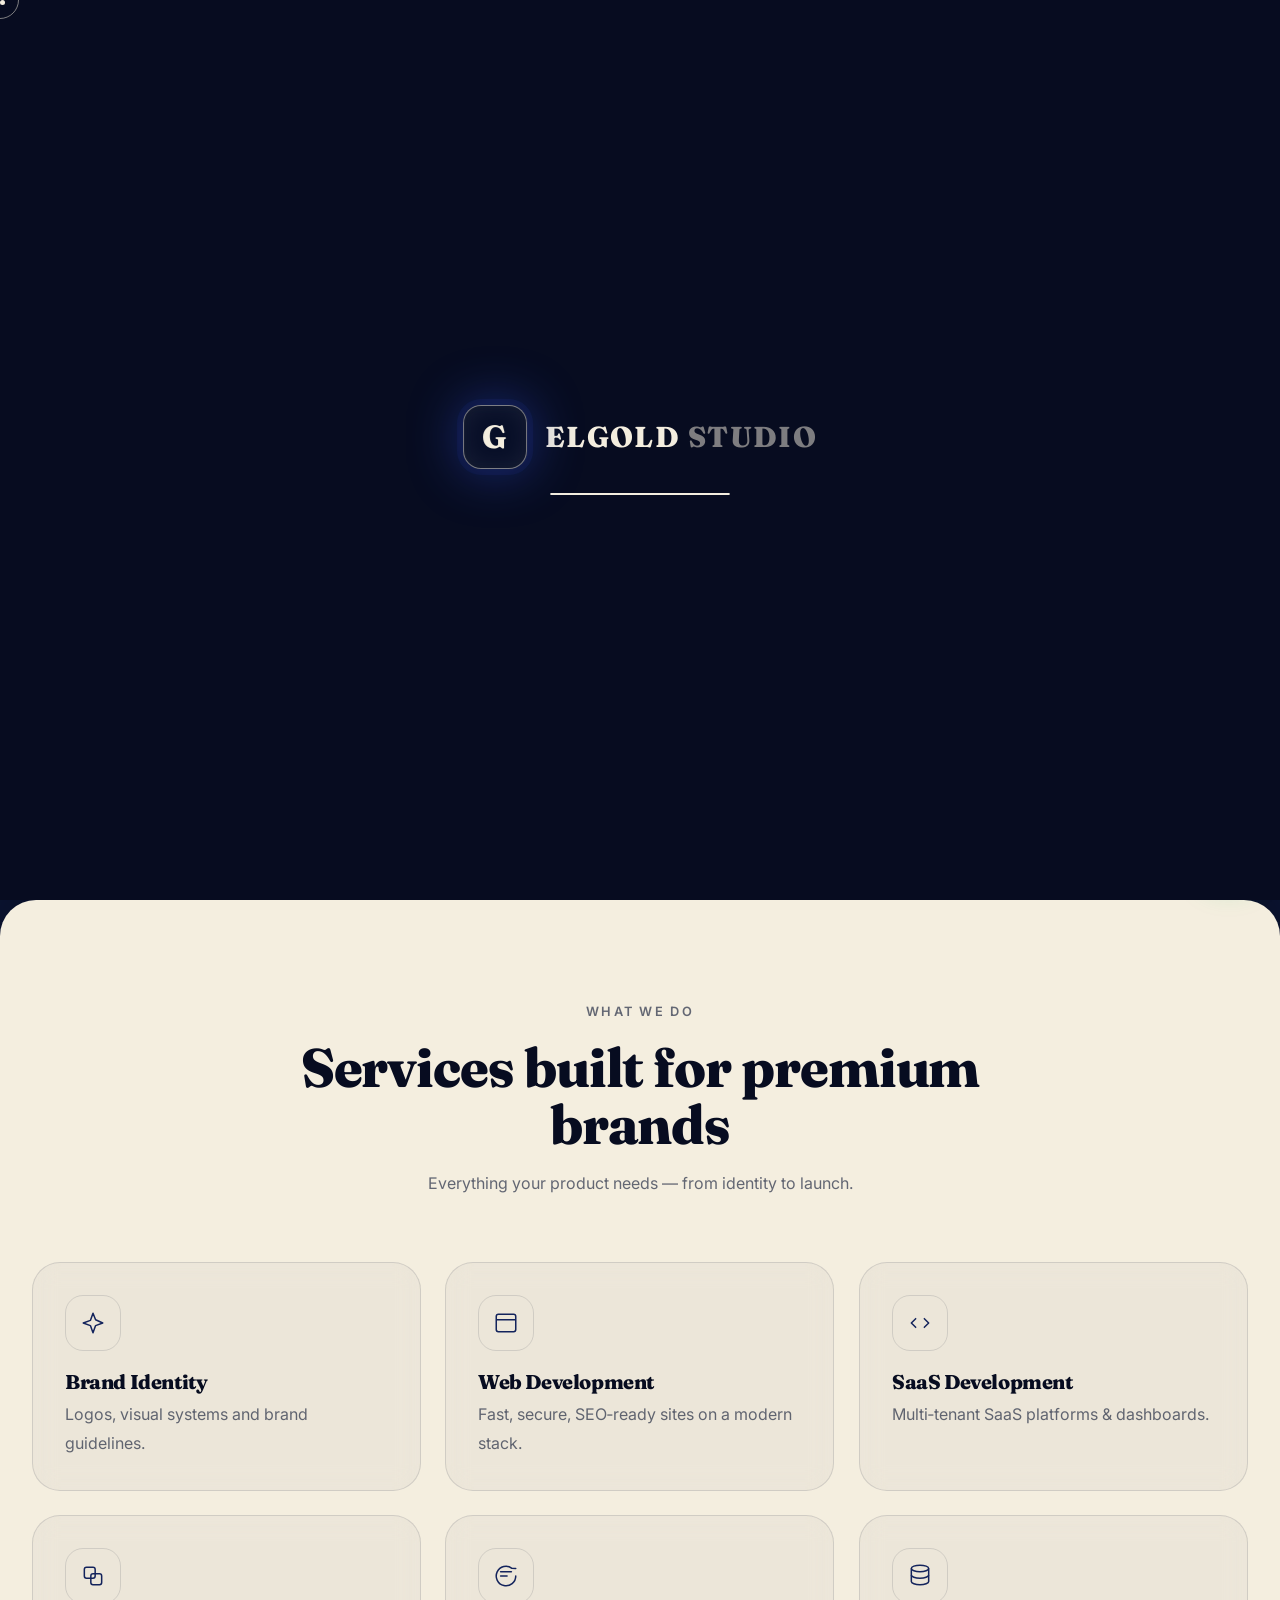
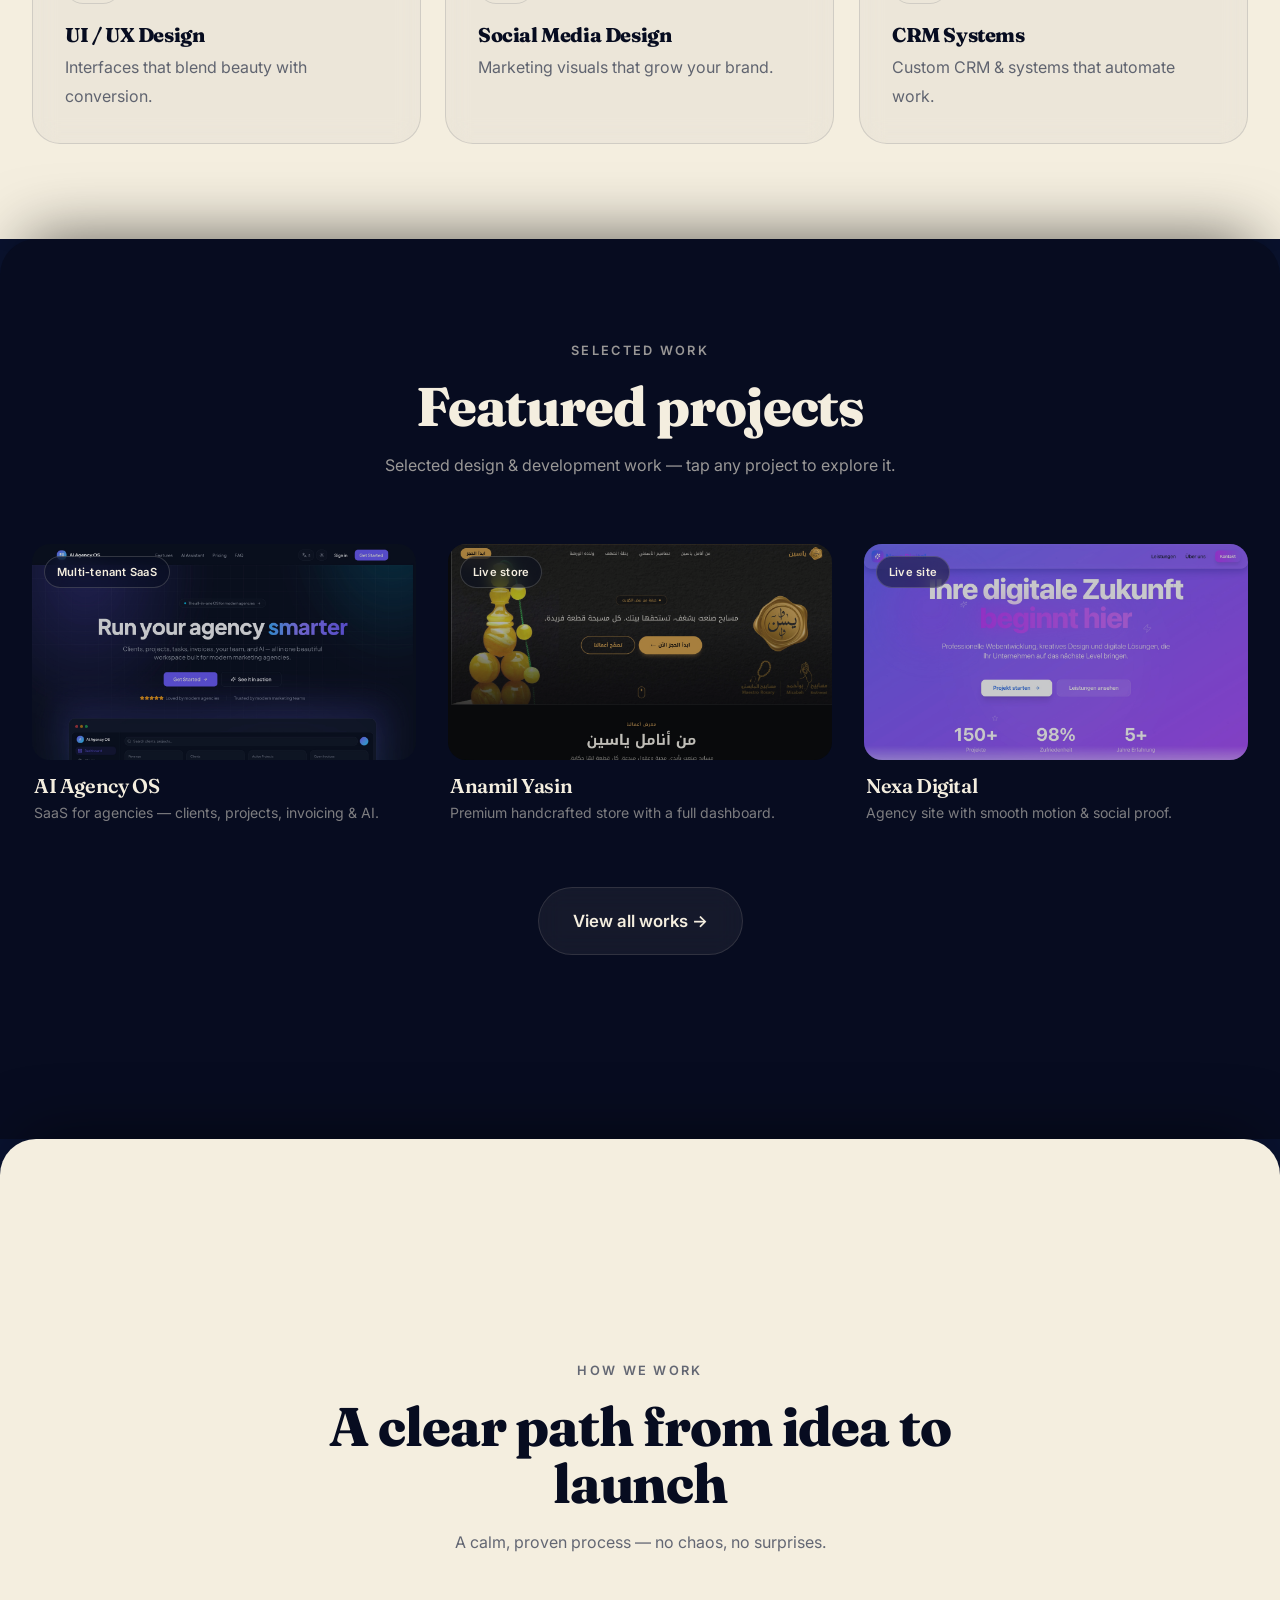
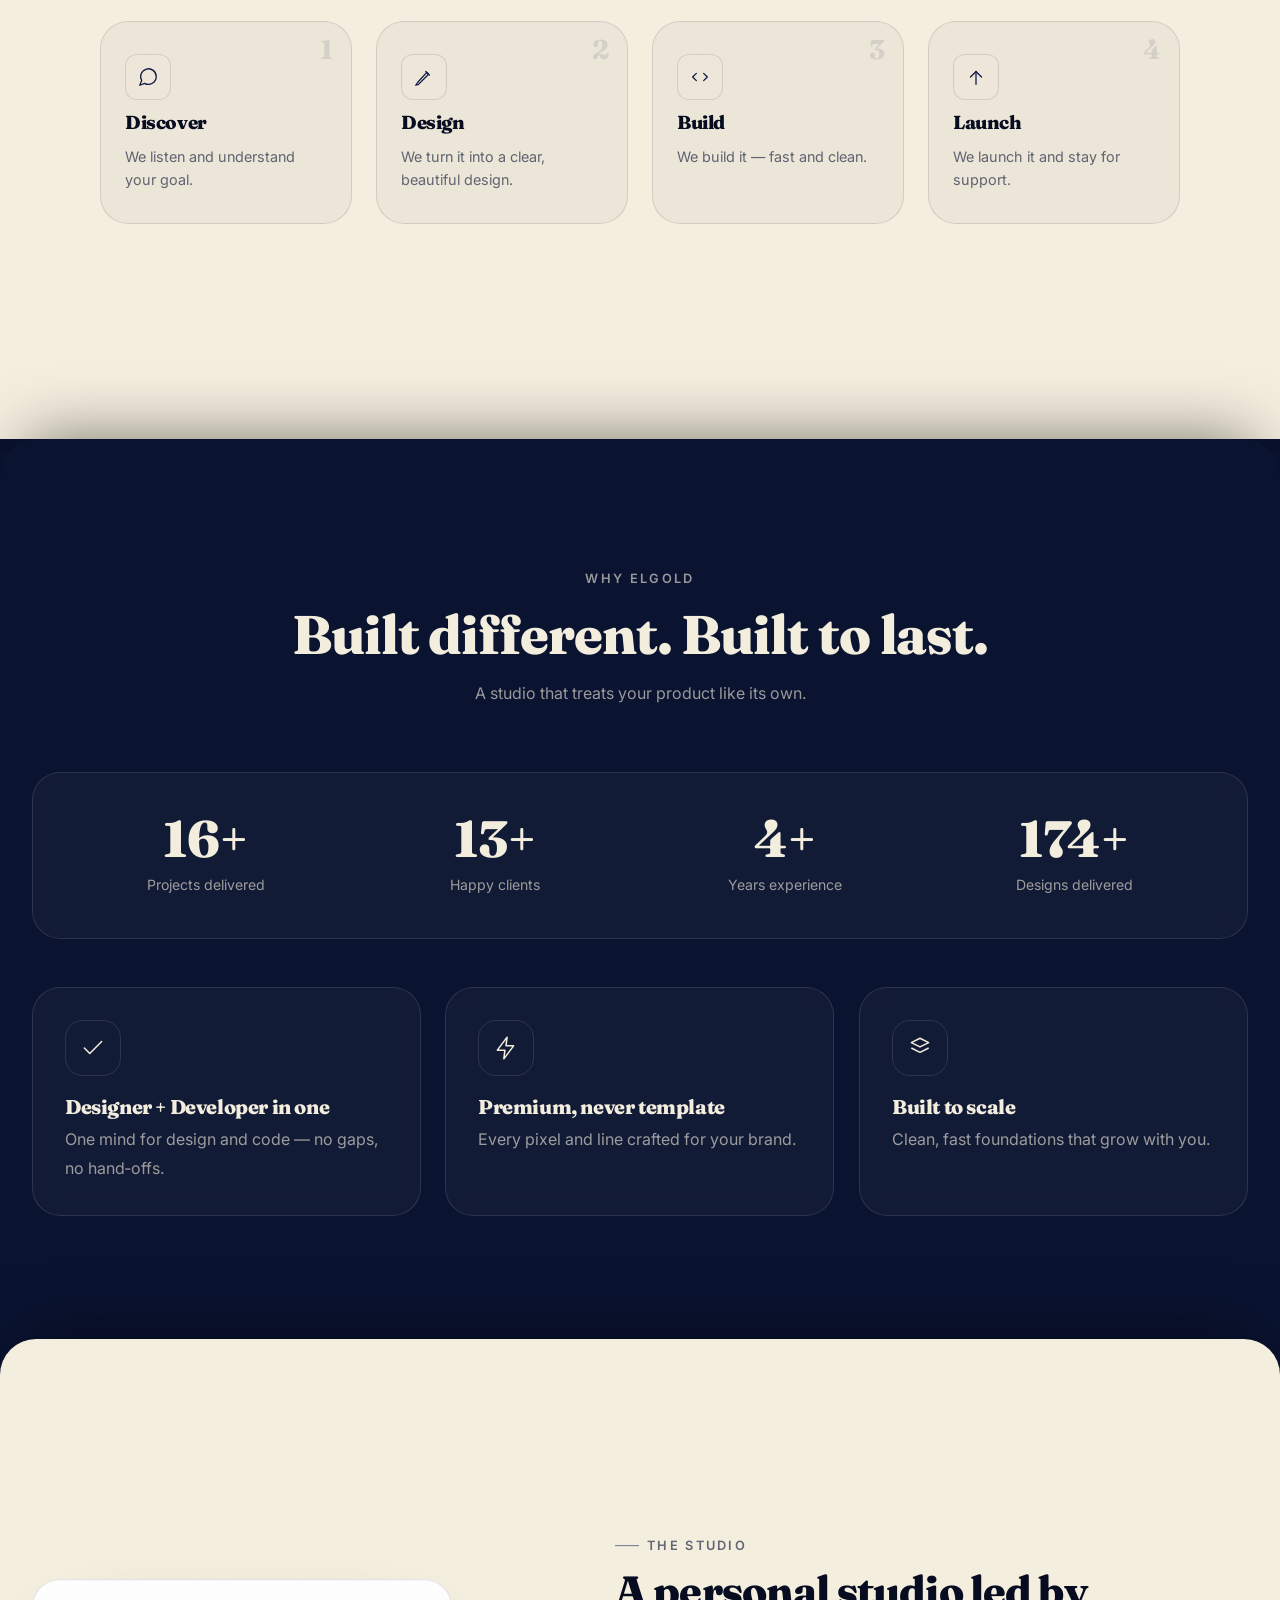
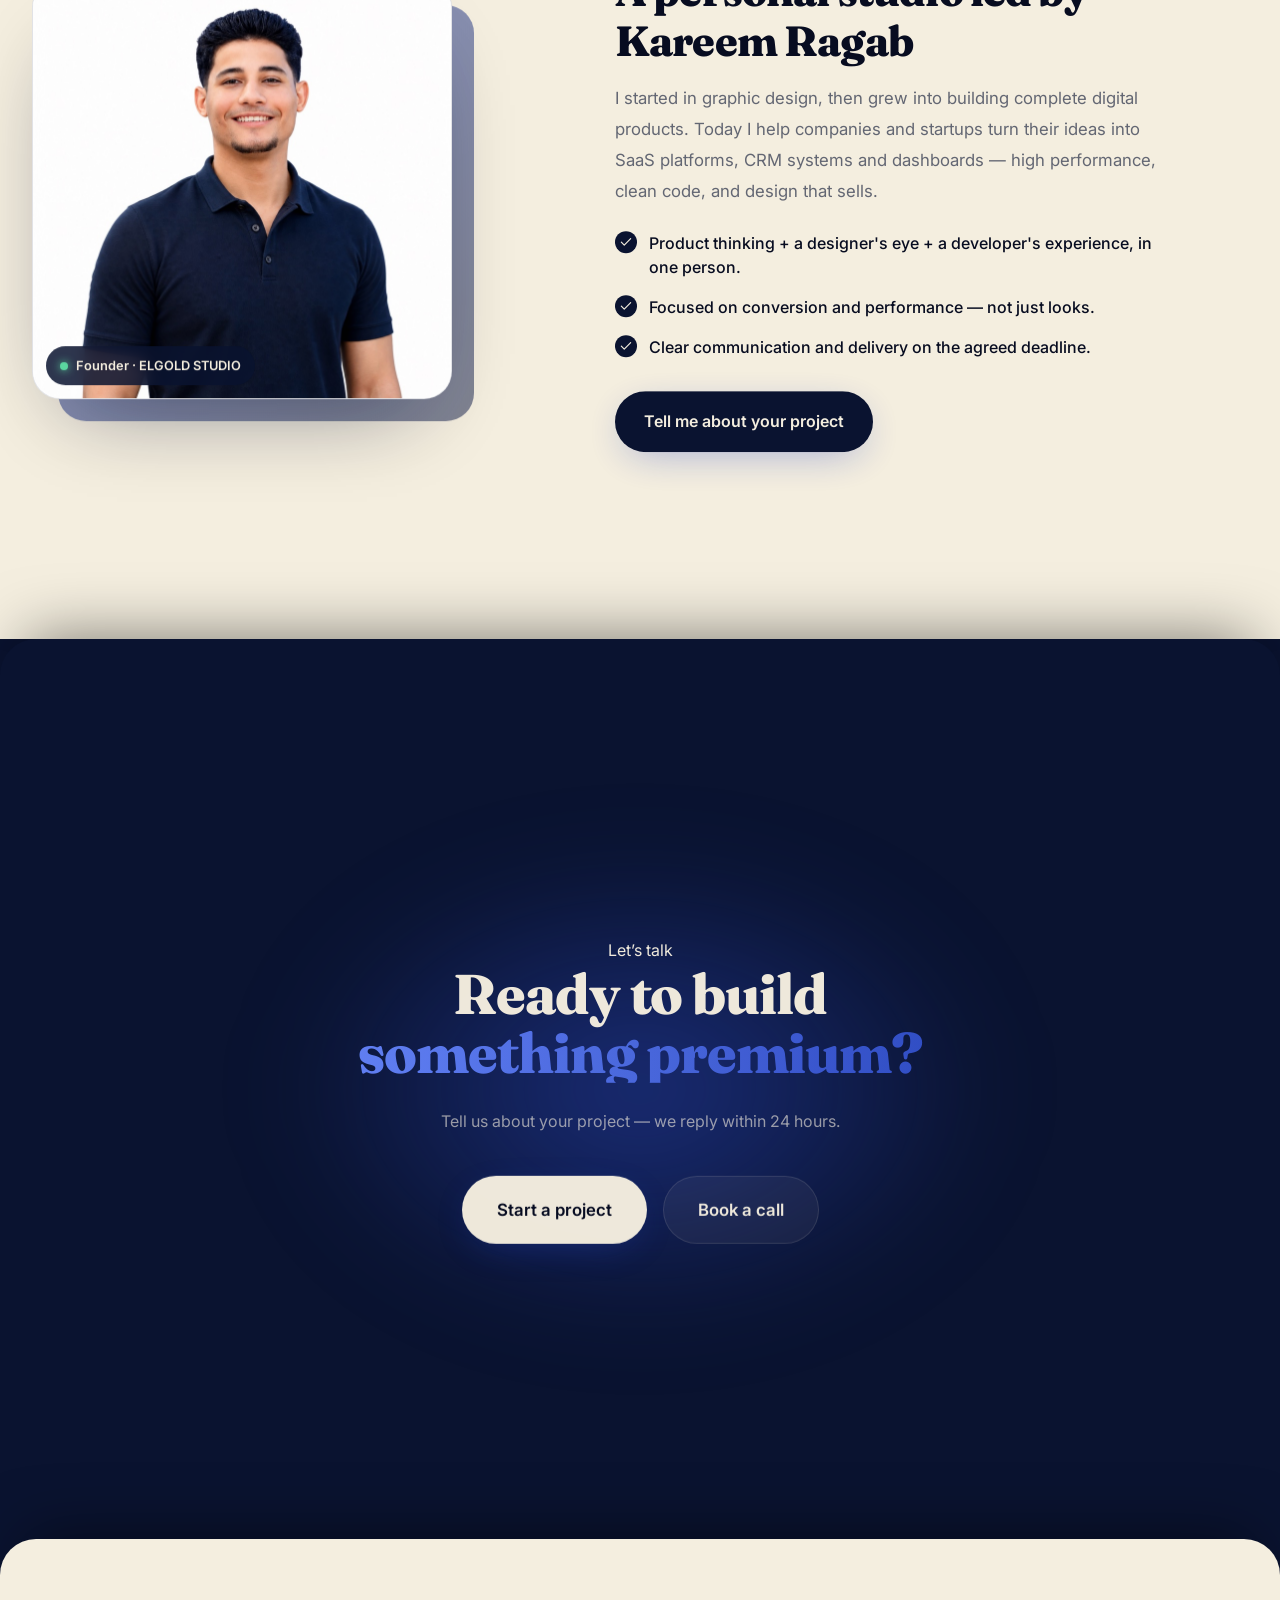
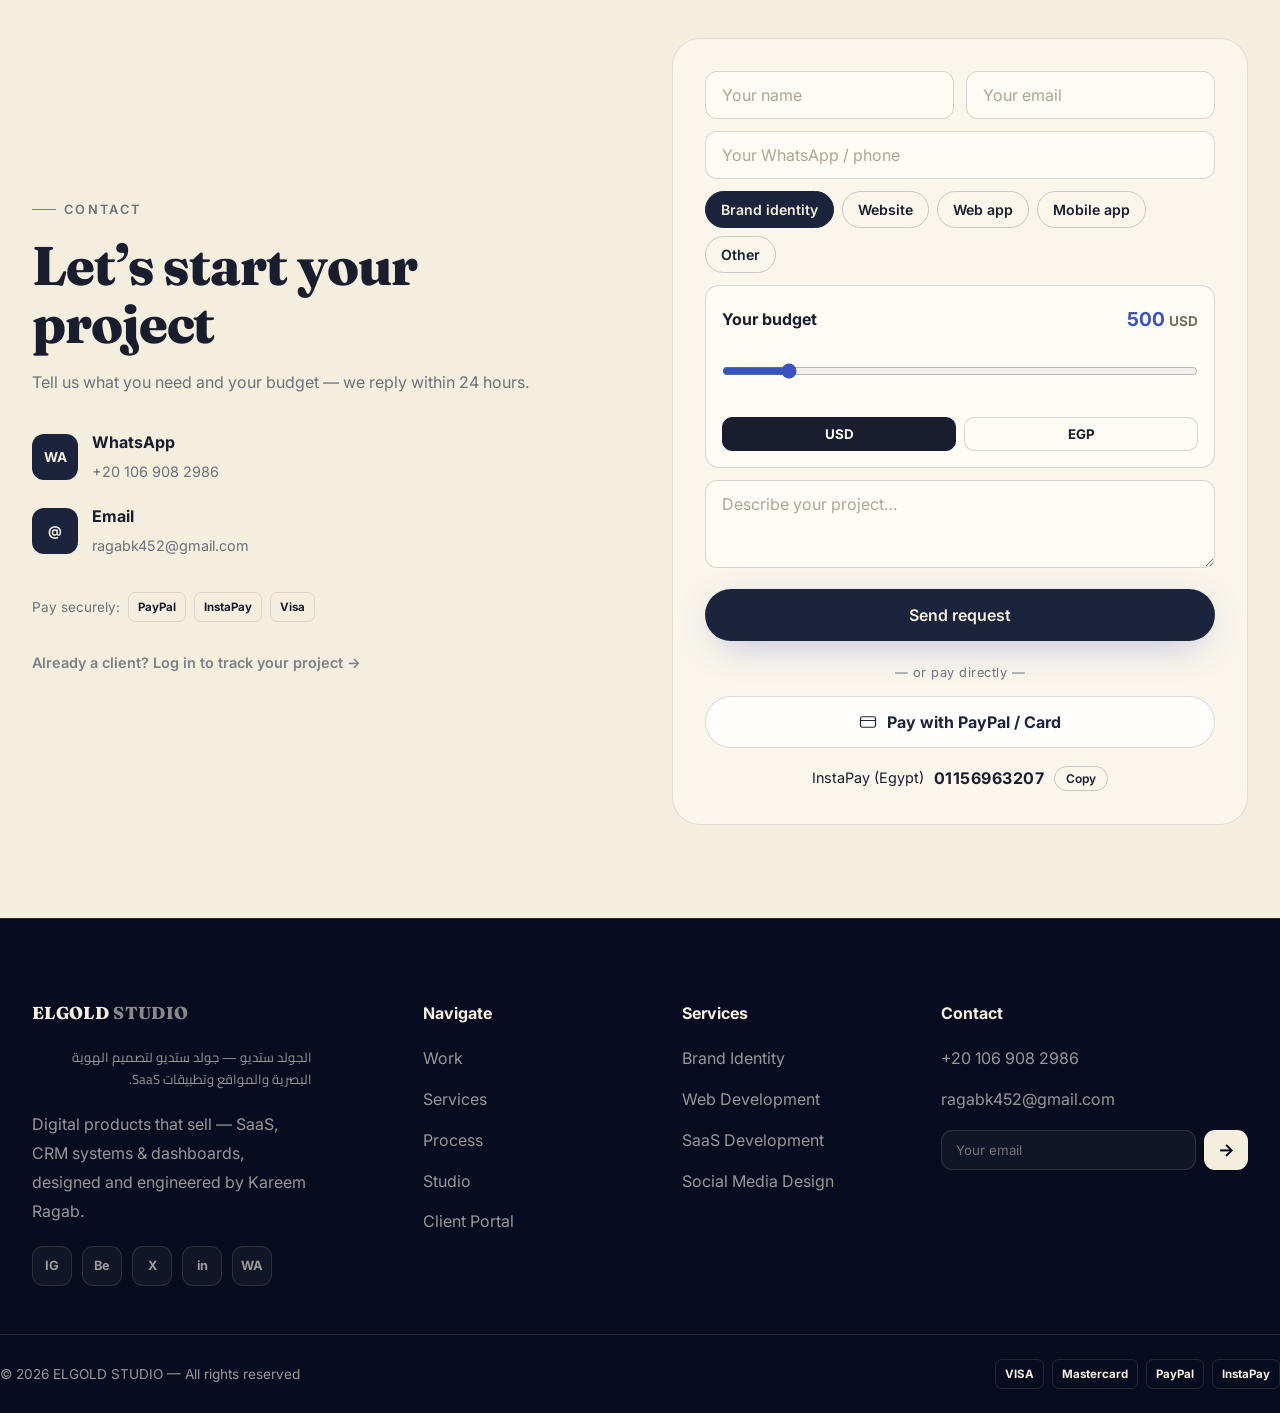
<file: index.html>
<!DOCTYPE html>
<html lang="en" dir="ltr" class="sec-dark">
<head>
  <meta charset="UTF-8" />
  <meta name="viewport" content="width=device-width, initial-scale=1.0" />
  <meta name="theme-color" content="#0A1330" />
  <title>الجولد ستديو | ELGOLD STUDIO — تصميم وتطوير</title>
  <meta name="description" content="الجولد ستديو (ELGOLD STUDIO) — جولد ستديو · ستديو الجولد: استوديو تصميم وتطوير لهوية بصرية، مواقع، وتطبيقات SaaS بقيادة كريم رجب. Brand identity, websites &amp; SaaS — premium digital products for brands that refuse to look ordinary." />
  <link rel="icon" href="data:image/svg+xml,<svg xmlns='http://www.w3.org/2000/svg' viewBox='0 0 100 100'><rect width='100' height='100' rx='24' fill='%230A1330'/><text x='50' y='70' font-size='58' text-anchor='middle' fill='%23F4EEDF' font-family='Georgia,serif' font-weight='bold'>G</text></svg>" />

  <!-- ===== SEO ===== -->
  <link rel="canonical" href="https://elgold-1.vercel.app/" />
  <meta name="author" content="Kareem Ragab — ELGOLD STUDIO" />
  <meta name="robots" content="index, follow, max-image-preview:large, max-snippet:-1" />
  <meta name="keywords" content="الجولد ستديو, جولد ستديو, ستديو جولد, ستديو الجولد, الجولد, جولد, ستديو, كريم رجب, ELGOLD STUDIO, ELGOLD, GOLD STUDIO, STUDIO GOLD, EL GOLD, Kareem Ragab, هوية بصرية, تصميم مواقع, برمجة, SaaS, مصمم مواقع المنيا, تصميم مواقع المنيا, مبرمج المنيا, المنيا, brand identity, web design, web development, Minya, Egypt" />
  <meta property="og:type" content="website" />
  <meta property="og:site_name" content="ELGOLD STUDIO" />
  <meta property="og:title" content="الجولد ستديو | ELGOLD STUDIO — تصميم وتطوير" />
  <meta property="og:description" content="Brand identity, websites and SaaS designed and engineered by Kareem Ragab — premium digital products for brands that refuse to look ordinary." />
  <meta property="og:url" content="https://elgold-1.vercel.app/" />
  <meta property="og:image" content="https://elgold-1.vercel.app/assets/og-cover.jpg?v=20260702z15" />
  <meta property="og:image:width" content="1200" />
  <meta property="og:image:height" content="630" />
  <meta property="og:image:alt" content="الجولد ستديو — ELGOLD STUDIO" />
  <meta property="og:locale" content="en_US" />
  <meta property="og:locale:alternate" content="ar_AR" />
  <meta name="twitter:card" content="summary_large_image" />
  <meta name="twitter:title" content="الجولد ستديو | ELGOLD STUDIO — تصميم وتطوير" />
  <meta name="twitter:description" content="Premium digital products — brand identity, websites and SaaS, designed and engineered by Kareem Ragab." />
  <meta name="twitter:image" content="https://elgold-1.vercel.app/assets/og-cover.jpg?v=20260702z15" />
  <script type="application/ld+json">
  {"@context":"https://schema.org","@graph":[
    {"@type":"ProfessionalService","@id":"https://elgold-1.vercel.app/#studio","name":"ELGOLD STUDIO","alternateName":["الجولد ستديو","جولد ستديو","ستديو جولد","ستديو الجولد","الجولد","ELGOLD","GOLD STUDIO","STUDIO GOLD","EL GOLD"],"url":"https://elgold-1.vercel.app/","image":"https://elgold-1.vercel.app/assets/og-cover.jpg","sameAs":["https://www.instagram.com/elgold__1","https://x.com/kareemraga26694","https://www.linkedin.com/in/gold15","https://www.behance.net/kareem1512"],"description":"الجولد ستديو (ELGOLD STUDIO) designs and builds premium digital products — brand identity, websites and SaaS.","founder":{"@type":"Person","name":"Kareem Ragab"},"email":"ragabk452@gmail.com","telephone":"+201069082986","areaServed":["Minya","Egypt","Worldwide"],"address":{"@type":"PostalAddress","addressLocality":"Minya","addressRegion":"Minya Governorate","addressCountry":"EG"},"knowsAbout":["Brand Identity","Web Design","Web Development","SaaS","UI/UX Design","Social Media Design"],"contactPoint":{"@type":"ContactPoint","telephone":"+201069082986","email":"ragabk452@gmail.com","contactType":"customer service","availableLanguage":["Arabic","English"]},"hasOfferCatalog":{"@type":"OfferCatalog","name":"Services","itemListElement":[{"@type":"Offer","itemOffered":{"@type":"Service","name":"Brand Identity"}},{"@type":"Offer","itemOffered":{"@type":"Service","name":"Web Development"}},{"@type":"Offer","itemOffered":{"@type":"Service","name":"SaaS Development"}},{"@type":"Offer","itemOffered":{"@type":"Service","name":"UI/UX Design"}},{"@type":"Offer","itemOffered":{"@type":"Service","name":"Social Media Design"}}]}},
    {"@type":"WebSite","@id":"https://elgold-1.vercel.app/#website","url":"https://elgold-1.vercel.app/","name":"ELGOLD STUDIO","alternateName":["الجولد ستديو","جولد ستديو","ELGOLD STUDIO"],"publisher":{"@id":"https://elgold-1.vercel.app/#studio"},"inLanguage":"en"},
    {"@type":"Person","name":"Kareem Ragab","jobTitle":"Graphic Designer & Web Developer","worksFor":{"@id":"https://elgold-1.vercel.app/#studio"},"url":"https://elgold-1.vercel.app/"}
  ]}
  </script>

  <link rel="preconnect" href="https://fonts.googleapis.com" />
  <link rel="preconnect" href="https://fonts.gstatic.com" crossorigin />
  <link href="https://fonts.googleapis.com/css2?family=Fraunces:ital,opsz,wght@0,9..144,400;0,9..144,600;0,9..144,800;1,9..144,500&family=Inter:wght@400;500;600;700&family=Cairo:wght@400;600;700;800&display=swap" rel="stylesheet" />

  <link rel="stylesheet" href="css/tokens.css?v=20260702z15" />
  <link rel="stylesheet" href="css/style.css?v=20260702z15" />
  <link rel="stylesheet" href="css/responsive.css?v=20260702z15" />

  <!-- المكتبات مستضافة محلياً (من سيرفرنا، مش CDN خارجي) + defer لتحميل غير معطِّل -->
  <script src="assets/js/vendor/gsap.min.js" defer></script>
  <script src="assets/js/vendor/ScrollTrigger.min.js" defer></script>
  <script src="assets/js/vendor/lenis.min.js" defer></script>
  <script src="assets/js/vendor/supabase.min.js" defer></script>
  <script src="js/portal-config.js?v=20260702z15" defer></script>
  <script src="js/main.js?v=20260702z15" defer></script>
</head>
<body>

  <!-- اللودر -->
  <div id="loader" class="loader">
    <div class="loader__logo">
      <span class="loader__g">G</span>
      <span class="loader__name">ELGOLD <em>STUDIO</em></span>
    </div>
    <div class="loader__bar"><i></i></div>
  </div>

  <!-- الخلفية الحيّة -->
  <div class="bg" aria-hidden="true">
    <div class="bg__aurora"></div>
    <div class="bg__grid"></div>
    <div class="bg__blob bg__blob--1"></div>
    <div class="bg__blob bg__blob--2"></div>
    <div class="bg__noise"></div>
  </div>
  <div class="spotlight" aria-hidden="true"></div>
  <div class="cursor" aria-hidden="true"></div>
  <div class="cursor-dot" aria-hidden="true"></div>

  <!-- النافبار -->
  <nav id="nav" class="nav">
    <div class="nav__inner">
      <a href="#hero" class="brand magnetic" aria-label="ELGOLD STUDIO"><i class="brand__mark">G</i></a>
      <ul class="nav__links">
        <li><a href="work.html" data-i18n="nav.work">Work</a></li>
        <li><a href="#services" data-i18n="nav.services">Services</a></li>
        <li><a href="#process" data-i18n="nav.process">Process</a></li>
        <li><a href="#about" data-i18n="nav.about">Studio</a></li>
        <li><a href="#contact" data-i18n="nav.contact">Contact</a></li>
      </ul>
      <div class="nav__right">
        <button id="lang" class="lang magnetic" data-i18n="lang">ع</button>
        <a href="#contact" class="btn btn--primary magnetic" data-i18n="nav.cta">Start a project</a>
        <button id="burger" class="burger" aria-label="Menu"><span></span><span></span><span></span></button>
      </div>
    </div>
  </nav>

  <!-- قائمة الموبايل -->
  <div id="menu" class="menu">
    <a href="work.html" data-i18n="nav.work">Work</a>
    <a href="#services" data-i18n="nav.services">Services</a>
    <a href="#process" data-i18n="nav.process">Process</a>
    <a href="#about" data-i18n="nav.about">Studio</a>
    <a href="#contact" data-i18n="nav.contact">Contact</a>
  </div>

  <!-- الصفحات (Cover scroll — كل صفحة تغطّي اللي قبلها) -->
  <main class="stack">

  <!-- صفحة 1: الهيرو — اسم مركزي على خلفية سودا نضيفة -->
  <section id="hero" class="page hero">
    <div class="hero__inner">
      <h1 class="hero__lockup">
        <img class="hero__lockup-img hero__lockup-img--ar" src="assets/kareem-ar.png?v=20260702z15" alt="كريم رجب — ELGOLD STUDIO" width="1250" height="444" fetchpriority="high" />
        <img class="hero__lockup-img hero__lockup-img--en" src="assets/kareem-en.png?v=20260702z15" alt="Kareem Ragab — ELGOLD STUDIO" width="1057" height="152" fetchpriority="high" />
      </h1>
      <span class="hero__divider" aria-hidden="true"></span>
      <p class="hero__role" data-i18n="hero.role">Graphic Designer · Web Developer</p>
      <div class="hero__cta">
        <a href="#contact" class="btn btn--primary btn--lg magnetic" data-i18n="hero.cta1">Start a project</a>
        <a href="work.html" class="btn btn--ghost btn--lg magnetic" data-i18n="hero.cta2">View work</a>
      </div>
    </div>

    <div class="scroll-hint"><span data-i18n="hero.scroll">Scroll</span><i></i></div>
  </section>

  <!-- صفحة 2: Services -->

  <section id="services" class="page services theme-light">
    <div class="container">
      <div class="sec-head">
        <span class="eyebrow" data-reveal data-i18n="services.eyebrow">What we do</span>
        <h2 class="sec-title" data-reveal data-i18n="services.title">Services built for premium brands</h2>
        <p class="sec-sub" data-reveal data-i18n="services.sub">Everything your product needs — from identity to launch.</p>
      </div>
      <div class="cards">
        <article class="card tilt" data-reveal data-cursor>
          <div class="card__icon"><svg viewBox="0 0 24 24" fill="none" stroke="currentColor" stroke-width="1.4" stroke-linejoin="round"><path d="M12 3l2.4 6L21 12l-6.6 2.4L12 21l-2.4-6.6L3 12l6.6-2.4z"/></svg></div>
          <h3 data-i18n="services.s1t">Brand Identity</h3>
          <p data-i18n="services.s1d">Logos, visual systems and brand guidelines.</p>
        </article>
        <article class="card tilt" data-reveal data-cursor>
          <div class="card__icon"><svg viewBox="0 0 24 24" fill="none" stroke="currentColor" stroke-width="1.4"><rect x="3" y="4" width="18" height="16" rx="2"/><path d="M3 9h18"/></svg></div>
          <h3 data-i18n="services.s2t">Web Development</h3>
          <p data-i18n="services.s2d">Fast, secure, SEO‑ready sites on a modern stack.</p>
        </article>
        <article class="card tilt" data-reveal data-cursor>
          <div class="card__icon"><svg viewBox="0 0 24 24" fill="none" stroke="currentColor" stroke-width="1.4" stroke-linecap="round" stroke-linejoin="round"><path d="M8 8l-4 4 4 4"/><path d="M16 8l4 4-4 4"/></svg></div>
          <h3 data-i18n="services.s3t">SaaS Development</h3>
          <p data-i18n="services.s3d">Multi‑tenant SaaS platforms &amp; dashboards.</p>
        </article>
        <article class="card tilt" data-reveal data-cursor>
          <div class="card__icon"><svg viewBox="0 0 24 24" fill="none" stroke="currentColor" stroke-width="1.4"><rect x="4" y="4" width="10" height="10" rx="2"/><rect x="10" y="10" width="10" height="10" rx="2"/></svg></div>
          <h3 data-i18n="services.s4t">UI / UX Design</h3>
          <p data-i18n="services.s4d">Interfaces that blend beauty with conversion.</p>
        </article>
        <article class="card tilt" data-reveal data-cursor>
          <div class="card__icon"><svg viewBox="0 0 24 24" fill="none" stroke="currentColor" stroke-width="1.4" stroke-linecap="round" stroke-linejoin="round"><path d="M7 8h10M7 12h6"/><path d="M21 12a9 9 0 1 1-3.5-7.1L21 5"/></svg></div>
          <h3 data-i18n="services.s5t">Social Media Design</h3>
          <p data-i18n="services.s5d">Marketing visuals that grow your brand.</p>
        </article>
        <article class="card tilt" data-reveal data-cursor>
          <div class="card__icon"><svg viewBox="0 0 24 24" fill="none" stroke="currentColor" stroke-width="1.4" stroke-linejoin="round"><ellipse cx="12" cy="5" rx="8" ry="3"/><path d="M4 5v6c0 1.7 3.6 3 8 3s8-1.3 8-3V5"/><path d="M4 11v6c0 1.7 3.6 3 8 3s8-1.3 8-3v-6"/></svg></div>
          <h3 data-i18n="services.s6t">CRM Systems</h3>
          <p data-i18n="services.s6d">Custom CRM &amp; systems that automate work.</p>
        </article>
      </div>
    </div>
  </section>

  <!-- صفحة 4: Featured Projects (تغطّي Services) -->
  <section id="work" class="page work work--gallery">
    <div class="container">
      <div class="sec-head">
        <span class="eyebrow" data-reveal data-i18n="work.eyebrow">Selected work</span>
        <h2 class="sec-title" data-reveal data-i18n="work.title">Featured projects</h2>
        <p class="sec-sub" data-reveal data-i18n="work.sub">A few products we designed and engineered.</p>
      </div>
      <div class="work-grid">
        <article class="work-card" data-reveal data-cursor data-wtype="development">
          <a class="work-card__link" href="https://ai-agency-os-one.vercel.app" target="_blank" rel="noopener" data-project="aios" aria-label="AI Agency OS — view project"></a>
          <div class="work-card__media work-card__media--1">
            <img class="work-card__img" src="assets/work/aios-2.jpg" alt="AI Agency OS" loading="lazy">
            <span class="work-card__tag" data-i18n="work.p1tag">Multi‑tenant SaaS</span>
            <span class="work-card__view" data-i18n="work.view">View project →</span>
          </div>
          <div class="work-card__body">
            <h3 data-i18n="work.p1t">AI Agency OS</h3>
            <p data-i18n="work.p1d">SaaS for agencies — clients, projects, invoicing & AI.</p>
            <div class="work-card__tags"><span>SaaS</span><span>Next.js</span><span>Realtime</span></div>
          </div>
        </article>
        <article class="work-card" data-reveal data-cursor data-wtype="development">
          <a class="work-card__link" href="https://yasin-app.vercel.app" target="_blank" rel="noopener" data-project="yasin" aria-label="Anamil Yasin — view project"></a>
          <div class="work-card__media work-card__media--2">
            <img class="work-card__img" src="assets/work/yasin-1.jpg" alt="Anamil Yasin" loading="lazy">
            <span class="work-card__tag" data-i18n="work.p2tag">Live store</span>
            <span class="work-card__view" data-i18n="work.view">View project →</span>
          </div>
          <div class="work-card__body">
            <h3 data-i18n="work.p2t">Anamil Yasin</h3>
            <p data-i18n="work.p2d">Premium handcrafted store with a full dashboard.</p>
            <div class="work-card__tags"><span>E‑commerce</span><span>Dashboard</span></div>
          </div>
        </article>
        <article class="work-card" data-reveal data-cursor data-wtype="development">
          <a class="work-card__link" href="https://nexa-digital.vercel.app" target="_blank" rel="noopener" data-project="nexa" aria-label="Nexa Digital — view project"></a>
          <div class="work-card__media work-card__media--3">
            <img class="work-card__img" src="assets/work/nexa-1.jpg" alt="Nexa Digital" loading="lazy">
            <span class="work-card__tag" data-i18n="work.p3tag">Live site</span>
            <span class="work-card__view" data-i18n="work.view">View project →</span>
          </div>
          <div class="work-card__body">
            <h3 data-i18n="work.p3t">Nexa Digital</h3>
            <p data-i18n="work.p3d">Agency site with smooth motion & social proof.</p>
            <div class="work-card__tags"><span>Business</span><span>Motion</span></div>
          </div>
        </article>
      </div>
      <div class="work-more" data-reveal>
        <a class="btn btn--ghost btn--lg magnetic" href="work.html" data-i18n="work.viewAll">View all works →</a>
      </div>
    </div>
  </section>

  <!-- صفحة 5: Workflow (تغطّي Projects) -->
  <section id="process" class="page process theme-light">
    <div class="container">
      <div class="sec-head">
        <span class="eyebrow" data-reveal data-i18n="process.eyebrow">How we work</span>
        <h2 class="sec-title" data-reveal data-i18n="process.title">A clear path from idea to launch</h2>
        <p class="sec-sub" data-reveal data-i18n="process.sub">A calm, proven process — no chaos, no surprises.</p>
      </div>
      <div class="steps">
        <div class="step" data-reveal>
          <span class="step__num">1</span>
          <div class="step__icon"><svg viewBox="0 0 24 24" fill="none" stroke="currentColor" stroke-width="1.4" stroke-linecap="round" stroke-linejoin="round"><path d="M21 11.5a8.5 8.5 0 0 1-12.7 7.4L3 21l2.1-5.3A8.5 8.5 0 1 1 21 11.5z"/></svg></div>
          <h3 data-i18n="process.s1t">Discover</h3>
          <p data-i18n="process.s1d">We listen and understand your goal.</p>
        </div>
        <div class="step" data-reveal>
          <span class="step__num">2</span>
          <div class="step__icon"><svg viewBox="0 0 24 24" fill="none" stroke="currentColor" stroke-width="1.4" stroke-linecap="round" stroke-linejoin="round"><path d="M3 21l3-1L17 9l-2-2L5 18z"/><path d="M14 6l4 4"/></svg></div>
          <h3 data-i18n="process.s2t">Design</h3>
          <p data-i18n="process.s2d">We turn it into a clear, beautiful design.</p>
        </div>
        <div class="step" data-reveal>
          <span class="step__num">3</span>
          <div class="step__icon"><svg viewBox="0 0 24 24" fill="none" stroke="currentColor" stroke-width="1.4" stroke-linecap="round" stroke-linejoin="round"><path d="M8 8l-4 4 4 4"/><path d="M16 8l4 4-4 4"/></svg></div>
          <h3 data-i18n="process.s3t">Build</h3>
          <p data-i18n="process.s3d">We build it — fast and clean.</p>
        </div>
        <div class="step" data-reveal>
          <span class="step__num">4</span>
          <div class="step__icon"><svg viewBox="0 0 24 24" fill="none" stroke="currentColor" stroke-width="1.4" stroke-linecap="round" stroke-linejoin="round"><path d="M12 20V6"/><path d="M6 12l6-6 6 6"/></svg></div>
          <h3 data-i18n="process.s4t">Launch</h3>
          <p data-i18n="process.s4d">We launch it and stay for support.</p>
        </div>
      </div>
    </div>
  </section>

  <!-- صفحة 6: Why ELGOLD -->
  <section id="why" class="page why">
    <div class="container">
      <div class="sec-head">
        <span class="eyebrow" data-reveal data-i18n="why.eyebrow">Why ELGOLD</span>
        <h2 class="sec-title" data-reveal data-i18n="why.title">Built different. Built to last.</h2>
        <p class="sec-sub" data-reveal data-i18n="why.sub">A studio that treats your product like its own.</p>
      </div>

      <div class="stats-panel" data-reveal>
        <div class="stats-row">
          <div class="stat-big"><div class="num"><span class="count" data-to="18" data-stat="projects">0</span>+</div><div class="lbl" data-i18n="why.m1">Projects delivered</div></div>
          <div class="stat-big"><div class="num"><span class="count" data-to="15" data-stat="clients">0</span>+</div><div class="lbl" data-i18n="why.m2">Happy clients</div></div>
          <div class="stat-big"><div class="num"><span class="count" data-to="4" data-stat="years">0</span>+</div><div class="lbl" data-i18n="why.m3">Years experience</div></div>
          <div class="stat-big"><div class="num"><span class="count" data-to="198" data-stat="designs">0</span>+</div><div class="lbl" data-i18n="why.m4">Designs delivered</div></div>
        </div>
      </div>

      <div class="why-cards">
        <article class="card" data-reveal data-cursor>
          <div class="card__icon"><svg viewBox="0 0 24 24" fill="none" stroke="currentColor" stroke-width="1.4" stroke-linecap="round" stroke-linejoin="round"><path d="M20 6L9 17l-5-5"/></svg></div>
          <h3 data-i18n="why.c1t">Designer + Developer in one</h3>
          <p data-i18n="why.c1d">One mind for design and code — no gaps, no hand‑offs.</p>
        </article>
        <article class="card" data-reveal data-cursor>
          <div class="card__icon"><svg viewBox="0 0 24 24" fill="none" stroke="currentColor" stroke-width="1.4" stroke-linecap="round" stroke-linejoin="round"><path d="M13 2L4 14h7l-1 8 9-12h-7z"/></svg></div>
          <h3 data-i18n="why.c2t">Premium, never template</h3>
          <p data-i18n="why.c2d">Every pixel and line crafted for your brand.</p>
        </article>
        <article class="card" data-reveal data-cursor>
          <div class="card__icon"><svg viewBox="0 0 24 24" fill="none" stroke="currentColor" stroke-width="1.4" stroke-linejoin="round"><path d="M12 3l8 4-8 4-8-4z"/><path d="M4 12l8 4 8-4"/></svg></div>
          <h3 data-i18n="why.c3t">Built to scale</h3>
          <p data-i18n="why.c3d">Clean, fast foundations that grow with you.</p>
        </article>
      </div>
    </div>
  </section>

  <!-- صفحة: Studio / عن كريم (تغطّي Why) -->
  <section id="about" class="page about theme-light">
    <div class="container about__grid">
      <div class="about__media" data-reveal>
        <div class="about__photo"><img src="assets/founder.jpg" alt="Kareem Ragab — ELGOLD STUDIO" loading="lazy" width="840" height="840"></div>
        <div class="about__chip"><span class="about__dot"></span><span data-i18n="about.badge">Founder · ELGOLD STUDIO</span></div>
      </div>
      <div class="about__content">
        <span class="eyebrow" data-reveal data-i18n="about.eyebrow">The Studio</span>
        <h2 class="sec-title about__title" data-reveal>
          <span data-i18n="about.t1">A personal studio led by</span>
          <span class="about__name" data-i18n="about.t2">Kareem Ragab</span>
        </h2>
        <p class="about__body" data-reveal data-i18n="about.body">I started in graphic design, then grew into building complete digital products. Today I help companies and startups turn their ideas into SaaS platforms, CRM systems and dashboards — high performance, clean code, and design that sells.</p>
        <ul class="about__points">
          <li data-reveal><svg viewBox="0 0 24 24" fill="none" stroke="currentColor" stroke-width="2" stroke-linecap="round" stroke-linejoin="round"><path d="M20 6L9 17l-5-5"/></svg><span data-i18n="about.p1">Product thinking + a designer's eye + a developer's experience, in one person.</span></li>
          <li data-reveal><svg viewBox="0 0 24 24" fill="none" stroke="currentColor" stroke-width="2" stroke-linecap="round" stroke-linejoin="round"><path d="M20 6L9 17l-5-5"/></svg><span data-i18n="about.p2">Focused on conversion and performance — not just looks.</span></li>
          <li data-reveal><svg viewBox="0 0 24 24" fill="none" stroke="currentColor" stroke-width="2" stroke-linecap="round" stroke-linejoin="round"><path d="M20 6L9 17l-5-5"/></svg><span data-i18n="about.p3">Clear communication and delivery on the agreed deadline.</span></li>
        </ul>
        <a class="btn btn--primary magnetic" href="#contact" data-reveal data-i18n="about.cta">Tell me about your project</a>
      </div>
    </div>
  </section>

  <!-- صفحة 8: Final CTA -->
  <section id="cta" class="page cta">
    <div class="cta__glow" aria-hidden="true"></div>
    <div class="container cta__inner">
      <span class="pill" data-reveal data-i18n="cta.pill">Let’s talk</span>
      <h2 class="cta__title">
        <span class="line" data-reveal data-i18n="cta.t1">Ready to build</span>
        <span class="line accent2-text" data-reveal data-i18n="cta.t2">something premium?</span>
      </h2>
      <p class="cta__sub" data-reveal data-i18n="cta.sub">Tell us about your project — we reply within 24 hours.</p>
      <div class="cta__btns" data-reveal>
        <a href="#contact" class="btn btn--primary btn--lg magnetic" data-i18n="cta.btn1">Start a project</a>
        <a href="#contact" class="btn btn--ghost btn--lg magnetic" data-i18n="cta.btn2">Book a call</a>
      </div>
    </div>
  </section>

  <!-- صفحة 11: Contact (تغطّي Final CTA) -->
  <section id="contact" class="page contact theme-light">
    <div class="container contact__grid">
      <div class="contact__intro">
        <span class="eyebrow" data-reveal data-i18n="contact.eyebrow">Contact</span>
        <h2 class="sec-title" data-reveal data-i18n="contact.title">Let’s start your project</h2>
        <p class="sec-sub" data-reveal data-i18n="contact.sub">Tell us what you need and your budget — we reply within 24 hours.</p>
        <div class="contact__methods" data-reveal>
          <a href="https://wa.me/201069082986" target="_blank" rel="noopener" class="contact__method">
            <span class="cm-ico">WA</span><span><b data-i18n="contact.wa">WhatsApp</b><em dir="ltr">+20 106 908 2986</em></span>
          </a>
          <a href="mailto:ragabk452@gmail.com" class="contact__method">
            <span class="cm-ico">@</span><span><b data-i18n="contact.email">Email</b><em dir="ltr">ragabk452@gmail.com</em></span>
          </a>
        </div>
        <div class="contact__pay" data-reveal>
          <span data-i18n="contact.pay">Pay securely:</span>
          <span class="pay-b">PayPal</span><span class="pay-b">InstaPay</span><span class="pay-b">Visa</span>
        </div>
        <a href="portal.html" class="contact__portal" data-reveal data-i18n="contact.portalLink">Already a client? Log in to track your project →</a>
      </div>

      <form class="contact__form" id="order-form" data-reveal novalidate>
        <div class="field-row">
          <input type="text" name="name" required data-i18n-ph="contact.ph_name" placeholder="Your name" />
          <input type="email" name="email" required data-i18n-ph="contact.ph_email" placeholder="Your email" />
        </div>
        <input type="tel" name="phone" dir="ltr" data-i18n-ph="contact.ph_phone" placeholder="Your WhatsApp / phone" />
        <div class="chips" role="group">
          <button type="button" class="svc-chip is-active" data-i18n="contact.s1">Brand identity</button>
          <button type="button" class="svc-chip" data-i18n="contact.s2">Website</button>
          <button type="button" class="svc-chip" data-i18n="contact.s3">Web app</button>
          <button type="button" class="svc-chip" data-i18n="contact.s4">Mobile app</button>
          <button type="button" class="svc-chip" data-i18n="contact.s5">Other</button>
        </div>
        <div class="budget">
          <div class="budget__head">
            <span data-i18n="contact.budget">Your budget</span>
            <span class="budget__val"><b id="budget-val">500</b> <em id="budget-cur">USD</em></span>
          </div>
          <input type="range" id="budget-range" min="10" max="5000" step="10" value="500" />
          <div class="budget__cur">
            <button type="button" class="cur-btn is-active" data-cur="USD">USD</button>
            <button type="button" class="cur-btn" data-cur="EGP">EGP</button>
          </div>
        </div>
        <textarea name="brief" rows="3" data-i18n-ph="contact.ph_brief" placeholder="Describe your project…"></textarea>
        <input type="text" name="company" class="hp" tabindex="-1" autocomplete="off" aria-hidden="true" />
        <button type="submit" class="btn btn--primary btn--block magnetic" data-i18n="contact.submit">Send request</button>
        <div class="pay-now">
          <span class="pay-now__or" data-i18n="contact.payNow">— or pay directly —</span>
          <button type="button" id="pay-paypal" class="btn pay-btn btn--block">
            <svg viewBox="0 0 24 24" width="18" height="18" fill="none" stroke="currentColor" stroke-width="1.6" stroke-linecap="round" stroke-linejoin="round"><rect x="2" y="5" width="20" height="14" rx="2.5"/><path d="M2 10h20"/></svg>
            <span data-i18n="contact.paypal">Pay with PayPal / Card</span>
          </button>
          <div class="pay-now__instapay">
            <span data-i18n="contact.instapayLbl">InstaPay (Egypt)</span>
            <b dir="ltr">01156963207</b>
            <button type="button" class="copy-btn" id="copy-instapay" data-i18n="contact.copy">Copy</button>
          </div>
        </div>
      </form>
    </div>
  </section>

  </main>
  <!-- /stack -->

  <!-- الفوتر -->
  <footer class="footer">
    <div class="container footer__grid">
      <div class="footer__brand">
        <a href="#hero" class="brand"><b>ELGOLD</b> <span>STUDIO</span></a>
        <p class="footer__alt" dir="rtl" lang="ar">الجولد ستديو — جولد ستديو لتصميم الهوية البصرية والمواقع وتطبيقات SaaS.</p>
        <p data-i18n="footer.tag">Digital products that sell — SaaS, CRM systems & dashboards, designed and engineered by Kareem Ragab.</p>
        <div class="socials"><a href="https://www.instagram.com/elgold__1" target="_blank" rel="noopener" aria-label="Instagram">IG</a><a href="https://www.behance.net/kareem1512" target="_blank" rel="noopener" aria-label="Behance">Be</a><a href="https://x.com/kareemraga26694" target="_blank" rel="noopener" aria-label="X">X</a><a href="https://www.linkedin.com/in/gold15" target="_blank" rel="noopener" aria-label="LinkedIn">in</a><a href="https://wa.me/201069082986" target="_blank" rel="noopener" aria-label="WhatsApp">WA</a></div>
      </div>
      <div class="footer__col">
        <h4 data-i18n="footer.links">Navigate</h4>
        <a href="work.html" data-i18n="nav.work">Work</a>
        <a href="#services" data-i18n="nav.services">Services</a>
        <a href="#process" data-i18n="nav.process">Process</a>
        <a href="#about" data-i18n="nav.about">Studio</a>
        <a href="portal.html" data-i18n="footer.portal">Client Portal</a>
      </div>
      <div class="footer__col">
        <h4 data-i18n="footer.services">Services</h4>
        <a href="#contact" data-i18n="services.s1t">Brand Identity</a>
        <a href="#contact" data-i18n="services.s2t">Web Design</a>
        <a href="#contact" data-i18n="services.s3t">Development</a>
        <a href="#contact" data-i18n="services.s5t">Mobile Apps</a>
      </div>
      <div class="footer__col footer__contact">
        <h4 data-i18n="footer.contact">Contact</h4>
        <a href="https://wa.me/201069082986" target="_blank" rel="noopener" dir="ltr">+20 106 908 2986</a>
        <a href="mailto:ragabk452@gmail.com" dir="ltr">ragabk452@gmail.com</a>
        <form class="news" id="news-form"><input type="email" required data-i18n-ph="footer.news_ph" placeholder="Your email" /><button type="submit" aria-label="subscribe">→</button></form>
      </div>
    </div>
    <div class="footer__bottom container">
      <p>© <span id="year">2026</span> ELGOLD STUDIO — <span data-i18n="footer.rights">All rights reserved</span></p>
      <div class="pay"><span class="pay-b">VISA</span><span class="pay-b">Mastercard</span><span class="pay-b">PayPal</span><span class="pay-b">InstaPay</span></div>
    </div>
  </footer>

  <!-- زرار واتساب عائم -->
  <a href="https://wa.me/201069082986" target="_blank" rel="noopener" class="wa-fab" aria-label="WhatsApp">
    <svg viewBox="0 0 32 32" width="26" height="26" fill="currentColor"><path d="M16 .5C7.4.5.5 7.4.5 16c0 2.8.7 5.4 2 7.7L.5 31.5l8-2.1c2.2 1.2 4.8 1.9 7.5 1.9 8.6 0 15.5-6.9 15.5-15.5S24.6.5 16 .5zm0 28.2c-2.4 0-4.7-.6-6.7-1.8l-.5-.3-4.8 1.2 1.3-4.6-.3-.5c-1.3-2-1.9-4.3-1.9-6.7C2.4 8.5 8.5 2.4 16 2.4S29.6 8.5 29.6 16 23.5 28.7 16 28.7zm7.4-9.5c-.4-.2-2.4-1.2-2.7-1.3-.4-.1-.6-.2-.9.2-.3.4-1 1.3-1.2 1.5-.2.2-.4.3-.8.1-.4-.2-1.7-.6-3.2-2-1.2-1.1-2-2.4-2.2-2.8-.2-.4 0-.6.2-.8.2-.2.4-.4.5-.7.2-.2.2-.4.4-.7.1-.3 0-.5 0-.7-.1-.2-.9-2.2-1.3-3-.3-.7-.6-.6-.9-.6h-.7c-.2 0-.7.1-1 .5-.3.4-1.3 1.3-1.3 3.2s1.4 3.7 1.5 3.9c.2.2 2.7 4.2 6.6 5.9.9.4 1.6.6 2.2.8.9.3 1.7.2 2.4.1.7-.1 2.4-1 2.7-1.9.3-.9.3-1.7.2-1.9-.1-.1-.3-.2-.7-.4z"/></svg>
  </a>

  <!-- نافذة تفاصيل المشروع (Case Study) — يملؤها main.js -->
  <div id="workModal" class="wmodal" aria-hidden="true" role="dialog" aria-modal="true"></div>
</body>
</html>
</file>
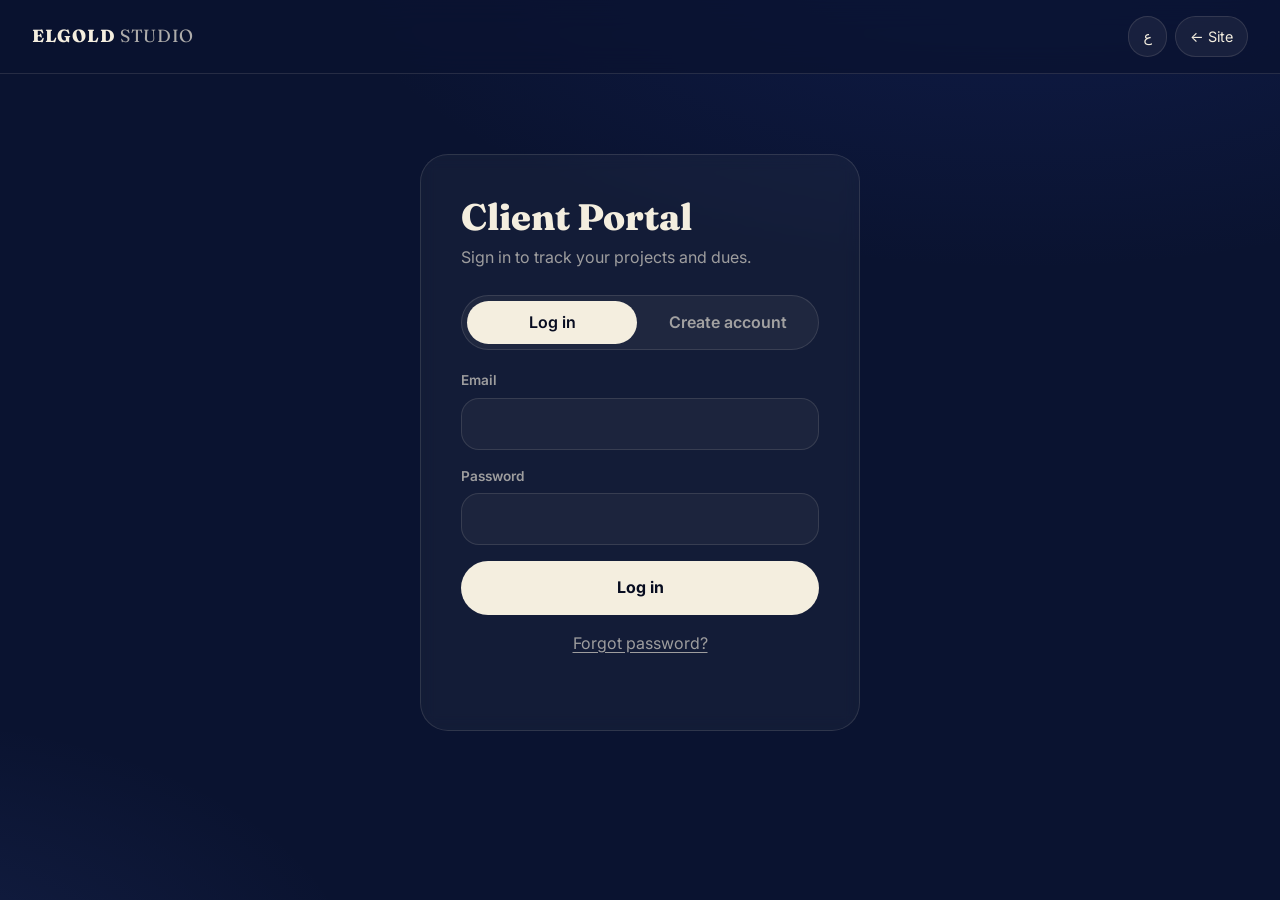
<file: portal.html>
<!DOCTYPE html>
<html lang="en" dir="ltr">
<head>
  <meta charset="UTF-8" />
  <meta name="viewport" content="width=device-width, initial-scale=1.0" />
  <meta name="theme-color" content="#0A1330" />
  <title>Client Portal — ELGOLD STUDIO</title>
  <meta name="robots" content="noindex, nofollow" />
  <link rel="icon" href="data:image/svg+xml,<svg xmlns='http://www.w3.org/2000/svg' viewBox='0 0 100 100'><rect width='100' height='100' rx='24' fill='%230A1330'/><text x='50' y='70' font-size='58' text-anchor='middle' fill='%23F4EEDF' font-family='Georgia,serif' font-weight='bold'>G</text></svg>" />

  <link rel="preconnect" href="https://fonts.googleapis.com" />
  <link rel="preconnect" href="https://fonts.gstatic.com" crossorigin />
  <link href="https://fonts.googleapis.com/css2?family=Fraunces:opsz,wght@9..144,400;9..144,600;9..144,800&family=Inter:wght@400;500;600;700&family=Cairo:wght@400;600;700;800&display=swap" rel="stylesheet" />

  <link rel="stylesheet" href="css/tokens.css?v=20260702z15" />
  <link rel="stylesheet" href="css/portal.css?v=20260702z15" />

  <script src="assets/js/vendor/supabase.min.js"></script>
  <script src="js/portal-config.js?v=20260702z15"></script>
</head>
<body>

  <!-- الهيدر -->
  <header class="pt-nav">
    <a href="index.html" class="pt-brand"><b>ELGOLD</b> <span>STUDIO</span></a>
    <div class="pt-nav__right">
      <button id="pt-lang" class="pt-ghost" type="button">ع</button>
      <a href="index.html" class="pt-ghost" data-i18n="back">← Site</a>
      <button id="pt-chpw" class="pt-ghost is-hidden" type="button" data-i18n="chpw">Change password</button>
      <button id="pt-logout" class="pt-ghost is-hidden" type="button" data-i18n="logout">Log out</button>
    </div>
  </header>

  <main class="pt-main">

    <!-- شاشة تحميل بسيطة -->
    <div id="pt-loading" class="pt-loading"><div class="pt-spin"></div></div>

    <!-- ============ دخول / حساب جديد ============ -->
    <section id="pt-auth" class="pt-auth is-hidden">
      <div class="pt-card pt-auth__card">
        <h1 class="pt-title" data-i18n="auth.title">Client Portal</h1>
        <p class="pt-sub" data-i18n="auth.sub">Sign in to track your projects and dues.</p>

        <div class="pt-tabs">
          <button class="pt-tab is-active" data-tab="login" data-i18n="auth.login">Log in</button>
          <button class="pt-tab" data-tab="signup" data-i18n="auth.signup">Create account</button>
        </div>

        <form id="pt-form" class="pt-form" novalidate>
          <label class="pt-field pt-name is-hidden">
            <span data-i18n="auth.name">Full name</span>
            <input type="text" name="name" autocomplete="name" />
          </label>
          <label class="pt-field">
            <span data-i18n="auth.email">Email</span>
            <input type="email" name="email" required autocomplete="email" dir="ltr" />
          </label>
          <label class="pt-field">
            <span data-i18n="auth.password">Password</span>
            <input type="password" name="password" required minlength="6" autocomplete="current-password" dir="ltr" />
          </label>
          <button type="submit" class="pt-btn pt-btn--primary" id="pt-submit" data-i18n="auth.login">Log in</button>
          <button type="button" class="pt-link" id="pt-forgot" data-i18n="auth.forgot">Forgot password?</button>
          <p class="pt-msg" id="pt-msg" role="status"></p>
        </form>
      </div>
    </section>

    <!-- ============ لوحة العميل ============ -->
    <section id="pt-client" class="pt-dash is-hidden">
      <div class="pt-dash__head">
        <div>
          <h1 class="pt-title" id="pt-hi">Welcome</h1>
          <p class="pt-sub" data-i18n="client.sub">Your projects &amp; dues in one place.</p>
        </div>
        <a href="index.html#contact" class="pt-btn pt-btn--primary" data-i18n="client.new">+ New request</a>
      </div>

      <div class="pt-stats" id="pt-stats"></div>

      <h2 class="pt-h2" data-i18n="client.requests">Your requests</h2>
      <div class="pt-list" id="pt-client-list"></div>
      <div class="pt-empty is-hidden" id="pt-client-empty" data-i18n="client.empty">No requests yet — start one from the site.</div>
    </section>

    <!-- ============ لوحة صاحب الاستوديو ============ -->
    <section id="pt-owner" class="pt-dash is-hidden">
      <div class="pt-dash__head">
        <div>
          <h1 class="pt-title" data-i18n="owner.title">Studio dashboard</h1>
          <p class="pt-sub" data-i18n="owner.sub">All requests — set price, payments &amp; status.</p>
        </div>
        <div class="pt-dash__actions">
          <button class="pt-btn pt-btn--primary" id="pt-add" type="button" data-i18n="owner.add">+ New request</button>
          <button class="pt-btn pt-btn--ghost" id="pt-content" type="button" data-i18n="owner.content">⚙️ Site content</button>
          <button class="pt-btn pt-btn--ghost" id="pt-refresh" type="button" data-i18n="owner.refresh">Refresh</button>
        </div>
      </div>

      <div class="pt-stats" id="pt-owner-stats"></div>

      <div class="pt-toolbar">
        <input type="search" id="pt-search" data-i18n-ph="owner.search" placeholder="Search name / email / service…" />
        <select id="pt-sort">
          <option value="new" data-i18n="owner.sort_new">Newest</option>
          <option value="old" data-i18n="owner.sort_old">Oldest</option>
          <option value="due" data-i18n="owner.sort_due">Most owed</option>
        </select>
      </div>

      <div class="pt-filters" id="pt-owner-filters"></div>
      <div class="pt-list" id="pt-owner-list"></div>
      <div class="pt-empty is-hidden" id="pt-owner-empty" data-i18n="owner.empty">No requests yet.</div>
    </section>

  </main>

  <!-- تغيير كلمة السر -->
  <div id="pt-pw-modal" class="pt-modal is-hidden">
    <div class="pt-modal__card">
      <h3 class="pt-h2" data-i18n="chpw.title">Change password</h3>
      <label class="pt-field"><span data-i18n="chpw.new">New password</span><input type="password" id="pt-pw1" minlength="6" dir="ltr" autocomplete="new-password" /></label>
      <label class="pt-field"><span data-i18n="chpw.confirm">Confirm password</span><input type="password" id="pt-pw2" minlength="6" dir="ltr" autocomplete="new-password" /></label>
      <p class="pt-msg" id="pt-pw-msg"></p>
      <div class="pt-modal__actions">
        <button class="pt-btn pt-btn--ghost" id="pt-pw-cancel" type="button" data-i18n="chpw.cancel">Cancel</button>
        <button class="pt-btn pt-btn--primary" id="pt-pw-save" type="button" data-i18n="chpw.save">Save</button>
      </div>
    </div>
  </div>

  <!-- إضافة طلب يدوي (للأدمن) -->
  <div id="pt-add-modal" class="pt-modal is-hidden">
    <div class="pt-modal__card">
      <h3 class="pt-h2" data-i18n="add.title">New request</h3>
      <label class="pt-field"><span data-i18n="add.name">Client name</span><input type="text" id="ar-name" /></label>
      <label class="pt-field"><span data-i18n="add.email">Email</span><input type="email" id="ar-email" dir="ltr" /></label>
      <label class="pt-field"><span data-i18n="add.phone">Phone / WhatsApp</span><input type="tel" id="ar-phone" dir="ltr" /></label>
      <label class="pt-field"><span data-i18n="add.service">Service</span><input type="text" id="ar-service" /></label>
      <div class="pt-add-row">
        <label class="pt-field"><span data-i18n="add.price">Price</span><input type="number" id="ar-price" min="0" value="0" /></label>
        <label class="pt-field"><span data-i18n="add.cur">Currency</span><select id="ar-cur"><option>USD</option><option>EGP</option></select></label>
      </div>
      <label class="pt-field"><span data-i18n="add.details">Details</span><textarea id="ar-details" rows="2"></textarea></label>
      <p class="pt-msg" id="pt-add-msg"></p>
      <div class="pt-modal__actions">
        <button class="pt-btn pt-btn--ghost" id="pt-add-cancel" type="button" data-i18n="add.cancel">Cancel</button>
        <button class="pt-btn pt-btn--primary" id="pt-add-save" type="button" data-i18n="add.save">Add</button>
      </div>
    </div>
  </div>

  <!-- محتوى الموقع: تبويبات (أرقام / خدمات) -->
  <div id="pt-content-modal" class="pt-modal is-hidden">
    <div class="pt-modal__card">
      <div class="pt-ctabs">
        <button class="pt-ctab is-active" type="button" data-ct="numbers" data-i18n="content.tab_num">Numbers</button>
        <button class="pt-ctab" type="button" data-ct="services" data-i18n="content.tab_svc">Services</button>
        <button class="pt-ctab" type="button" data-ct="works" data-i18n="content.tab_works">Works</button>
      </div>

      <!-- تبويب الأرقام -->
      <div class="pt-cpane" data-pane="numbers">
        <p class="pt-sub" data-i18n="content.sub">The counters shown on the site.</p>
        <div class="pt-add-row">
          <label class="pt-field"><span data-i18n="content.projects">Projects</span><input type="number" id="sc-projects" min="0" /></label>
          <label class="pt-field"><span data-i18n="content.clients">Clients</span><input type="number" id="sc-clients" min="0" /></label>
        </div>
        <div class="pt-add-row">
          <label class="pt-field"><span data-i18n="content.years">Years</span><input type="number" id="sc-years" min="0" /></label>
          <label class="pt-field"><span data-i18n="content.designs">Designs</span><input type="number" id="sc-designs" min="0" /></label>
        </div>
      </div>

      <!-- تبويب الخدمات (يتولّد بالجافاسكريبت) -->
      <div class="pt-cpane is-hidden" data-pane="services">
        <p class="pt-sub" data-i18n="content.svc_sub">Edit the 6 services (English + Arabic).</p>
        <div id="pt-svc-list"></div>
      </div>

      <!-- تبويب الأعمال -->
      <div class="pt-cpane is-hidden" data-pane="works">
        <div class="pt-works-head">
          <p class="pt-sub" data-i18n="content.works_sub">Add, edit or remove your projects.</p>
          <button class="pt-btn pt-btn--primary" id="pt-work-add" type="button" data-i18n="works.add">+ Add work</button>
        </div>
        <div id="pt-works-list"></div>
      </div>

      <p class="pt-msg" id="pt-content-msg"></p>
      <div class="pt-modal__actions">
        <button class="pt-btn pt-btn--ghost" id="pt-content-cancel" type="button" data-i18n="content.cancel">Cancel</button>
        <button class="pt-btn pt-btn--primary" id="pt-content-save" type="button" data-i18n="content.save">Save</button>
      </div>
    </div>
  </div>

  <!-- تحرير عمل (إضافة/تعديل) -->
  <div id="pt-work-modal" class="pt-modal is-hidden">
    <div class="pt-modal__card pt-work-card">
      <h3 class="pt-h2" id="pt-work-h">Work</h3>
      <div class="pt-add-row">
        <label class="pt-field"><span data-i18n="works.type">Type</span><select id="w-type"><option value="development" data-i18n="works.dev">Development</option><option value="design" data-i18n="works.design">Design</option></select></label>
        <label class="pt-field"><span data-i18n="works.year">Year</span><input id="w-year" dir="ltr" /></label>
      </div>
      <div class="pt-add-row">
        <label class="pt-field"><span data-i18n="works.ten">Title (EN)</span><input id="w-ten" dir="ltr" /></label>
        <label class="pt-field"><span data-i18n="works.tar">Title (AR)</span><input id="w-tar" dir="rtl" /></label>
      </div>
      <div class="pt-add-row">
        <label class="pt-field"><span data-i18n="works.cen">Category (EN)</span><input id="w-cen" dir="ltr" /></label>
        <label class="pt-field"><span data-i18n="works.car">Category (AR)</span><input id="w-car" dir="rtl" /></label>
      </div>
      <label class="pt-field"><span data-i18n="works.sen">Summary (EN)</span><textarea id="w-sen" rows="2"></textarea></label>
      <label class="pt-field"><span data-i18n="works.sar">Summary (AR)</span><textarea id="w-sar" rows="2" dir="rtl"></textarea></label>
      <label class="pt-field"><span data-i18n="works.pen">Problem (EN)</span><textarea id="w-pen" rows="2"></textarea></label>
      <label class="pt-field"><span data-i18n="works.par">Problem (AR)</span><textarea id="w-par" rows="2" dir="rtl"></textarea></label>
      <label class="pt-field"><span data-i18n="works.solen">Solution (EN)</span><textarea id="w-solen" rows="2"></textarea></label>
      <label class="pt-field"><span data-i18n="works.solar">Solution (AR)</span><textarea id="w-solar" rows="2" dir="rtl"></textarea></label>
      <label class="pt-field"><span data-i18n="works.resen">Results (EN)</span><textarea id="w-resen" rows="2"></textarea></label>
      <label class="pt-field"><span data-i18n="works.resar">Results (AR)</span><textarea id="w-resar" rows="2" dir="rtl"></textarea></label>
      <label class="pt-field"><span data-i18n="works.tech">Tech (comma separated)</span><input id="w-tech" dir="ltr" /></label>
      <div class="pt-add-row">
        <label class="pt-field"><span data-i18n="works.qen">Quote (EN)</span><input id="w-qen" dir="ltr" /></label>
        <label class="pt-field"><span data-i18n="works.qar">Quote (AR)</span><input id="w-qar" dir="rtl" /></label>
      </div>
      <label class="pt-field"><span data-i18n="works.author">Quote author</span><input id="w-author" /></label>
      <div class="pt-add-row">
        <label class="pt-field"><span data-i18n="works.live">Live URL</span><input id="w-live" dir="ltr" /></label>
        <label class="pt-field"><span data-i18n="works.livelabel">Link label</span><select id="w-livelabel"><option value="visit" data-i18n="works.visit">Visit</option><option value="pdf">PDF</option></select></label>
      </div>
      <label class="pt-field"><span data-i18n="works.cover">Cover image</span><input type="file" id="w-cover-file" accept="image/*" /></label>
      <img id="w-cover-preview" class="pt-cover-preview is-hidden" alt="" />
      <label class="pt-field"><span data-i18n="works.gallery">Gallery images</span><input type="file" id="w-gal-file" accept="image/*" multiple /></label>
      <div id="w-gal-preview" class="pt-gal-preview"></div>
      <p class="pt-msg" id="pt-work-msg"></p>
      <div class="pt-modal__actions">
        <button class="pt-btn pt-btn--ghost" id="pt-work-cancel" type="button" data-i18n="works.cancel">Cancel</button>
        <button class="pt-btn pt-btn--primary" id="pt-work-save" type="button" data-i18n="works.save">Save work</button>
      </div>
    </div>
  </div>

  <script src="js/portal.js?v=20260702z15"></script>
</body>
</html>
</file>
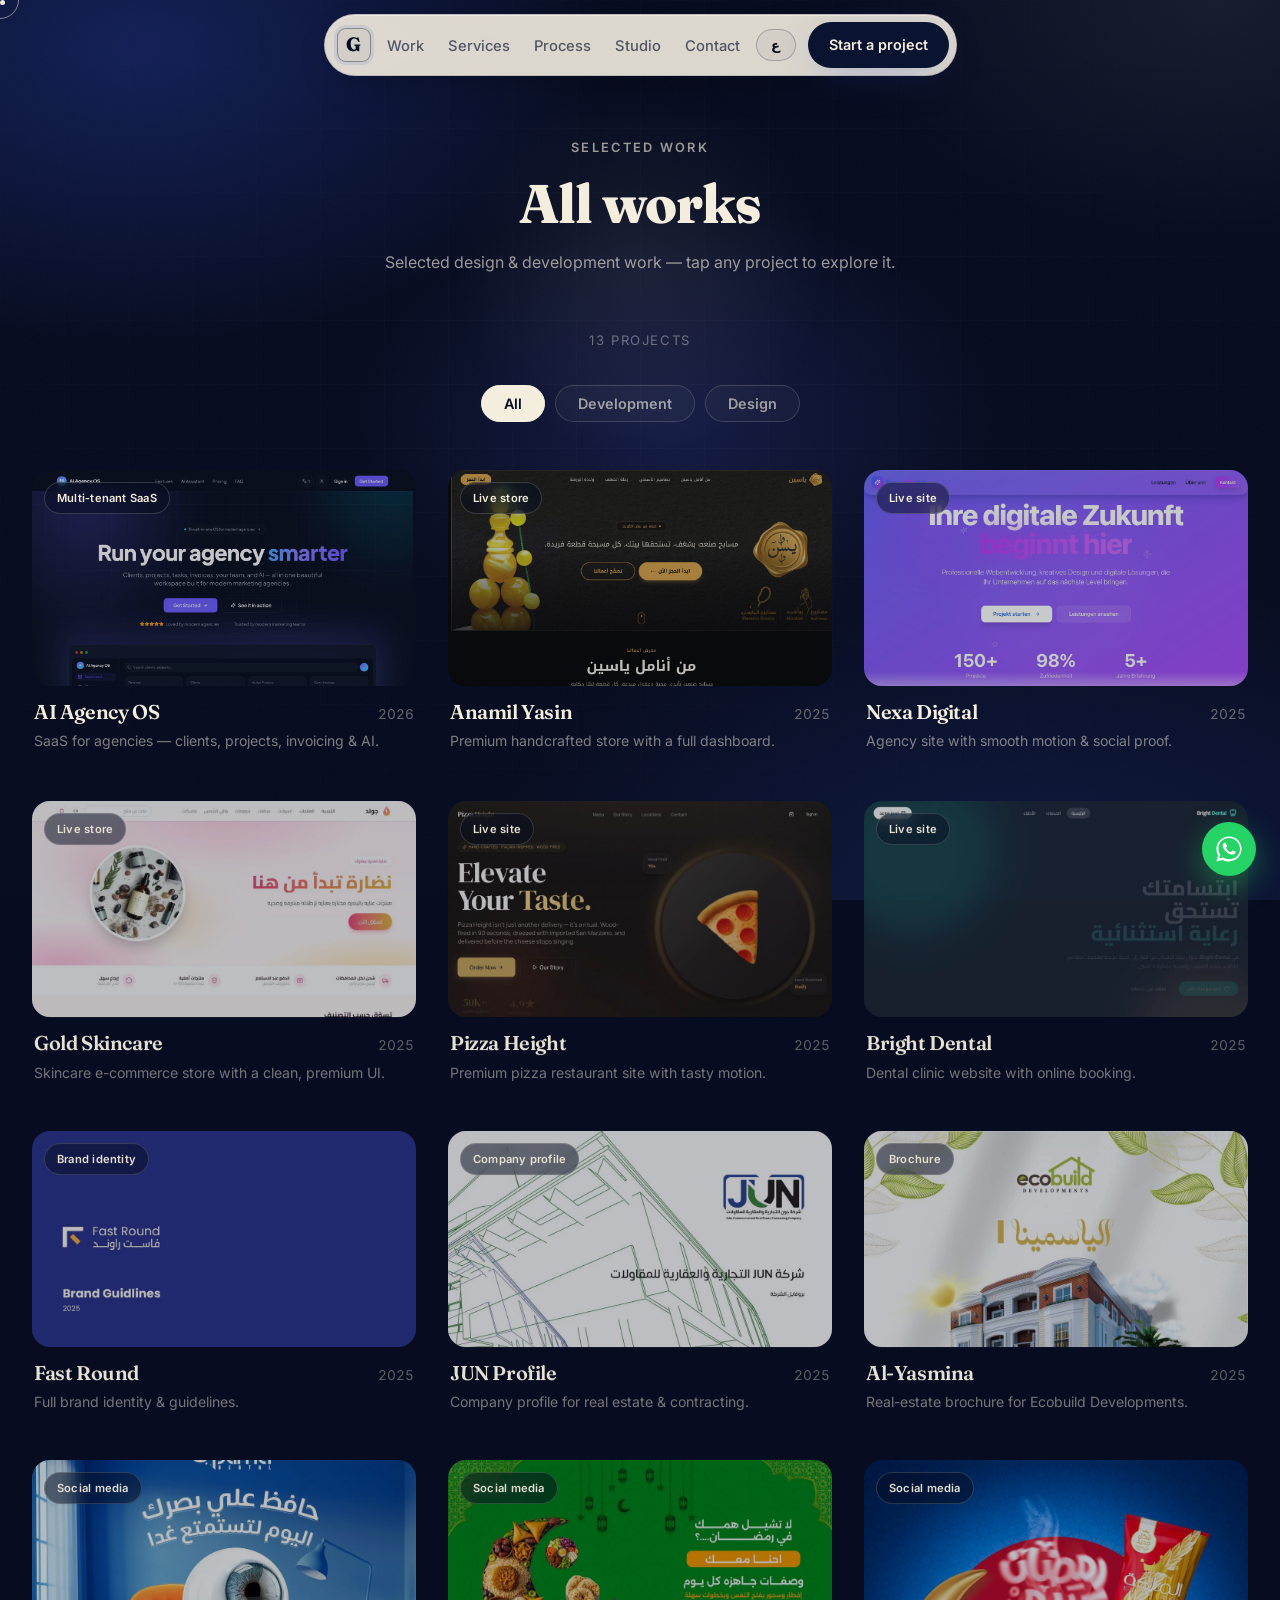
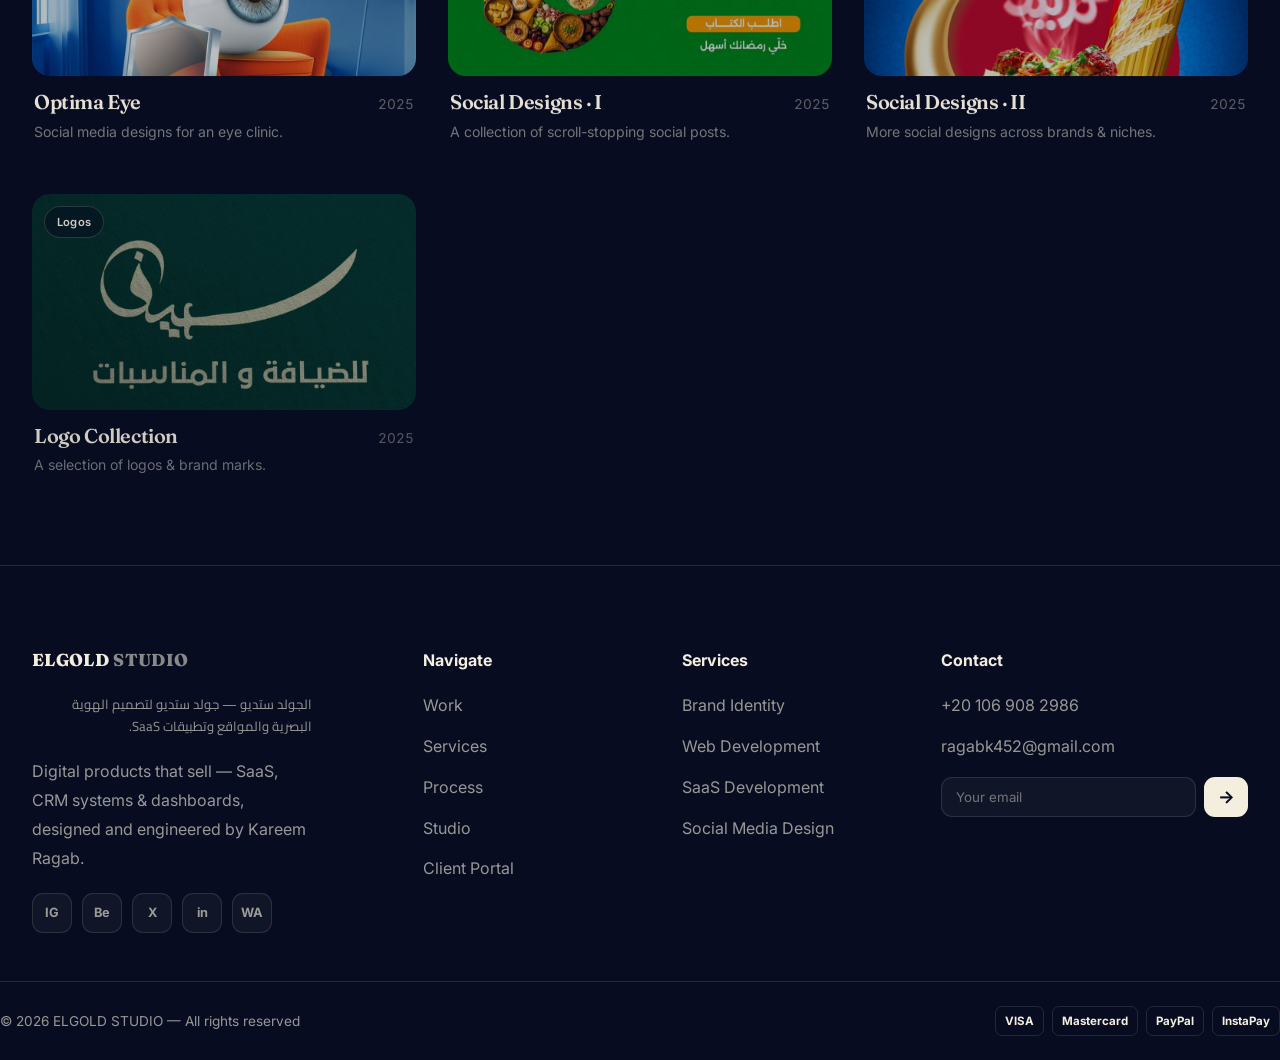
<file: work.html>
<!DOCTYPE html>
<html lang="en" dir="ltr" class="sec-dark">
<head>
  <meta charset="UTF-8" />
  <meta name="viewport" content="width=device-width, initial-scale=1.0" />
  <meta name="theme-color" content="#0A1330" />
  <title>Selected Work · ELGOLD STUDIO</title>
  <meta name="description" content="Selected work by ELGOLD STUDIO — websites, brand identities and social designs, designed and engineered by Kareem Ragab." />
  <link rel="icon" href="data:image/svg+xml,<svg xmlns='http://www.w3.org/2000/svg' viewBox='0 0 100 100'><rect width='100' height='100' rx='24' fill='%230A1330'/><text x='50' y='70' font-size='58' text-anchor='middle' fill='%23F4EEDF' font-family='Georgia,serif' font-weight='bold'>G</text></svg>" />

  <!-- ===== SEO ===== -->
  <link rel="canonical" href="https://elgold-1.vercel.app/work.html" />
  <meta name="author" content="Kareem Ragab — ELGOLD STUDIO" />
  <meta name="robots" content="index, follow, max-image-preview:large, max-snippet:-1" />
  <meta name="keywords" content="الجولد ستديو, جولد ستديو, ستديو الجولد, أعمال الجولد ستديو, ELGOLD STUDIO work, portfolio, projects, web design, brand identity, SaaS, Kareem Ragab" />
  <meta property="og:type" content="website" />
  <meta property="og:site_name" content="ELGOLD STUDIO" />
  <meta property="og:title" content="أعمال الجولد ستديو | Selected Work — ELGOLD STUDIO" />
  <meta property="og:description" content="Selected work by ELGOLD STUDIO — websites, brand identities and social designs, designed and engineered by Kareem Ragab." />
  <meta property="og:url" content="https://elgold-1.vercel.app/work.html" />
  <meta property="og:image" content="https://elgold-1.vercel.app/assets/og-cover.jpg?v=20260702z15" />
  <meta property="og:image:width" content="1200" />
  <meta property="og:image:height" content="630" />
  <meta name="twitter:card" content="summary_large_image" />
  <meta name="twitter:title" content="Selected Work — ELGOLD STUDIO" />
  <meta name="twitter:description" content="Websites, brand identities and social designs by ELGOLD STUDIO." />
  <meta name="twitter:image" content="https://elgold-1.vercel.app/assets/og-cover.jpg?v=20260702z15" />
  <script type="application/ld+json">
  {"@context":"https://schema.org","@type":"CollectionPage","name":"Selected Work — ELGOLD STUDIO","url":"https://elgold-1.vercel.app/work.html","isPartOf":{"@type":"WebSite","name":"ELGOLD STUDIO","url":"https://elgold-1.vercel.app/"},"breadcrumb":{"@type":"BreadcrumbList","itemListElement":[{"@type":"ListItem","position":1,"name":"Home","item":"https://elgold-1.vercel.app/"},{"@type":"ListItem","position":2,"name":"Work","item":"https://elgold-1.vercel.app/work.html"}]}}
  </script>

  <link rel="preconnect" href="https://fonts.googleapis.com" />
  <link rel="preconnect" href="https://fonts.gstatic.com" crossorigin />
  <link href="https://fonts.googleapis.com/css2?family=Fraunces:ital,opsz,wght@0,9..144,400;0,9..144,600;0,9..144,800;1,9..144,500&family=Inter:wght@400;500;600;700&family=Cairo:wght@400;600;700;800&display=swap" rel="stylesheet" />

  <link rel="stylesheet" href="css/tokens.css?v=20260702z15" />
  <link rel="stylesheet" href="css/style.css?v=20260702z15" />
  <link rel="stylesheet" href="css/responsive.css?v=20260702z15" />

  <script src="assets/js/vendor/gsap.min.js" defer></script>
  <script src="assets/js/vendor/ScrollTrigger.min.js" defer></script>
  <script src="assets/js/vendor/lenis.min.js" defer></script>
  <script src="assets/js/vendor/supabase.min.js" defer></script>
  <script src="js/portal-config.js?v=20260702z15" defer></script>
  <script src="js/main.js?v=20260702z15" defer></script>
</head>
<body>

  <!-- الخلفية الحيّة -->
  <div class="bg" aria-hidden="true">
    <div class="bg__aurora"></div>
    <div class="bg__grid"></div>
    <div class="bg__blob bg__blob--1"></div>
    <div class="bg__blob bg__blob--2"></div>
    <div class="bg__noise"></div>
  </div>
  <div class="spotlight" aria-hidden="true"></div>
  <div class="cursor" aria-hidden="true"></div>
  <div class="cursor-dot" aria-hidden="true"></div>

  <!-- النافبار (نفس هيدر الموقع — الروابط بترجع للصفحة الرئيسية) -->
  <nav id="nav" class="nav is-scrolled">
    <div class="nav__inner">
      <a href="index.html" class="brand magnetic" aria-label="ELGOLD STUDIO"><i class="brand__mark">G</i></a>
      <ul class="nav__links">
        <li><a href="work.html" data-i18n="nav.work">Work</a></li>
        <li><a href="index.html#services" data-i18n="nav.services">Services</a></li>
        <li><a href="index.html#process" data-i18n="nav.process">Process</a></li>
        <li><a href="index.html#about" data-i18n="nav.about">Studio</a></li>
        <li><a href="index.html#contact" data-i18n="nav.contact">Contact</a></li>
      </ul>
      <div class="nav__right">
        <button id="lang" class="lang magnetic" data-i18n="lang">ع</button>
        <a href="index.html#contact" class="btn btn--primary magnetic" data-i18n="nav.cta">Start a project</a>
        <button id="burger" class="burger" aria-label="Menu"><span></span><span></span><span></span></button>
      </div>
    </div>
  </nav>

  <!-- قائمة الموبايل -->
  <div id="menu" class="menu">
    <a href="work.html" data-i18n="nav.work">Work</a>
    <a href="index.html#services" data-i18n="nav.services">Services</a>
    <a href="index.html#process" data-i18n="nav.process">Process</a>
    <a href="index.html#about" data-i18n="nav.about">Studio</a>
    <a href="index.html#contact" data-i18n="nav.contact">Contact</a>
  </div>

  <!-- صفحة الأعمال الكاملة (نفس مكوّن معرض الأعمال — كل الأعمال) -->
  <main>
    <section id="work" class="work work--gallery work--page" aria-labelledby="work-title">
      <div class="container">
        <div class="sec-head">
          <span class="eyebrow" data-reveal data-i18n="work.eyebrow">Selected work</span>
          <h2 class="sec-title" id="work-title" data-reveal data-i18n="work.allTitle">All works</h2>
          <p class="sec-sub" data-reveal data-i18n="work.sub">Selected design &amp; development work — tap any project to explore it.</p>
        </div>
        <div class="work-filter" data-reveal>
          <button class="wf-btn is-active" data-filter="all" data-i18n="work.fall">All</button>
          <button class="wf-btn" data-filter="development" data-i18n="work.fdev">Development</button>
          <button class="wf-btn" data-filter="design" data-i18n="work.fdesign">Design</button>
        </div>
        <div class="work-grid">
          <article class="work-card" data-reveal data-cursor data-wtype="development">
            <a class="work-card__link" href="https://ai-agency-os-one.vercel.app" target="_blank" rel="noopener" data-project="aios" aria-label="AI Agency OS — view project"></a>
            <div class="work-card__media work-card__media--1">
              <img class="work-card__img" src="assets/work/aios-2.jpg" alt="AI Agency OS" loading="lazy">
              <span class="work-card__tag" data-i18n="work.p1tag">Multi-tenant SaaS</span>
              <span class="work-card__view" data-i18n="work.view">View project →</span>
            </div>
            <div class="work-card__body">
              <h3 data-i18n="work.p1t">AI Agency OS</h3>
              <p data-i18n="work.p1d">SaaS for agencies — clients, projects, invoicing &amp; AI.</p>
              <div class="work-card__tags"><span>SaaS</span><span>Next.js</span><span>Realtime</span></div>
            </div>
          </article>
          <article class="work-card" data-reveal data-cursor data-wtype="development">
            <a class="work-card__link" href="https://yasin-app.vercel.app" target="_blank" rel="noopener" data-project="yasin" aria-label="Anamil Yasin — view project"></a>
            <div class="work-card__media work-card__media--2">
              <img class="work-card__img" src="assets/work/yasin-1.jpg" alt="Anamil Yasin" loading="lazy">
              <span class="work-card__tag" data-i18n="work.p2tag">Live store</span>
              <span class="work-card__view" data-i18n="work.view">View project →</span>
            </div>
            <div class="work-card__body">
              <h3 data-i18n="work.p2t">Anamil Yasin</h3>
              <p data-i18n="work.p2d">Premium handcrafted store with a full dashboard.</p>
              <div class="work-card__tags"><span>E-commerce</span><span>Dashboard</span></div>
            </div>
          </article>
          <article class="work-card" data-reveal data-cursor data-wtype="development">
            <a class="work-card__link" href="https://nexa-digital.vercel.app" target="_blank" rel="noopener" data-project="nexa" aria-label="Nexa Digital — view project"></a>
            <div class="work-card__media work-card__media--3">
              <img class="work-card__img" src="assets/work/nexa-1.jpg" alt="Nexa Digital" loading="lazy">
              <span class="work-card__tag" data-i18n="work.p3tag">Live site</span>
              <span class="work-card__view" data-i18n="work.view">View project →</span>
            </div>
            <div class="work-card__body">
              <h3 data-i18n="work.p3t">Nexa Digital</h3>
              <p data-i18n="work.p3d">Agency site with smooth motion &amp; social proof.</p>
              <div class="work-card__tags"><span>Business</span><span>Motion</span></div>
            </div>
          </article>
          <article class="work-card" data-reveal data-cursor data-wtype="development">
            <a class="work-card__link" href="https://gold-skincare.vercel.app" target="_blank" rel="noopener" data-project="gold" aria-label="Gold Skincare — view project"></a>
            <div class="work-card__media work-card__media--2">
              <img class="work-card__img" src="assets/work/covers/gold-skincare-store.jpg" alt="Gold Skincare" loading="lazy">
              <span class="work-card__tag" data-i18n="work.p4tag">Live store</span>
              <span class="work-card__view" data-i18n="work.view">View project →</span>
            </div>
            <div class="work-card__body">
              <h3 data-i18n="work.p4t">Gold Skincare</h3>
              <p data-i18n="work.p4d">Skincare e-commerce store with a clean, premium UI.</p>
              <div class="work-card__tags"><span>E-commerce</span><span>Next.js</span></div>
            </div>
          </article>
          <article class="work-card" data-reveal data-cursor data-wtype="development">
            <a class="work-card__link" href="https://pizza-height.vercel.app" target="_blank" rel="noopener" data-project="pizza" aria-label="Pizza Height — view project"></a>
            <div class="work-card__media work-card__media--3">
              <img class="work-card__img" src="assets/work/covers/pizza-height.jpg" alt="Pizza Height" loading="lazy">
              <span class="work-card__tag" data-i18n="work.p5tag">Live site</span>
              <span class="work-card__view" data-i18n="work.view">View project →</span>
            </div>
            <div class="work-card__body">
              <h3 data-i18n="work.p5t">Pizza Height</h3>
              <p data-i18n="work.p5d">Premium pizza restaurant site with tasty motion.</p>
              <div class="work-card__tags"><span>Restaurant</span><span>Motion</span></div>
            </div>
          </article>
          <article class="work-card" data-reveal data-cursor data-wtype="development">
            <a class="work-card__link" href="https://bright-dental-clinic.vercel.app" target="_blank" rel="noopener" data-project="bright" aria-label="Bright Dental — view project"></a>
            <div class="work-card__media work-card__media--1">
              <img class="work-card__img" src="assets/work/covers/bright-dental-clinic.jpg" alt="Bright Dental" loading="lazy">
              <span class="work-card__tag" data-i18n="work.p6tag">Live site</span>
              <span class="work-card__view" data-i18n="work.view">View project →</span>
            </div>
            <div class="work-card__body">
              <h3 data-i18n="work.p6t">Bright Dental</h3>
              <p data-i18n="work.p6d">Dental clinic website with online booking.</p>
              <div class="work-card__tags"><span>Clinic</span><span>Booking</span></div>
            </div>
          </article>
          <article class="work-card" data-reveal data-cursor data-wtype="design">
            <a class="work-card__link" href="https://fgdmqhyclnaotgptkbkt.supabase.co/storage/v1/object/public/portfolio-media/projects/fast-round-guidelines.pdf" target="_blank" rel="noopener" data-project="fastround" aria-label="Fast Round — view project"></a>
            <div class="work-card__media work-card__media--2">
              <img class="work-card__img" src="assets/work/covers/fast-round-brand-identity.jpg" alt="Fast Round" loading="lazy">
              <span class="work-card__tag" data-i18n="work.p7tag">Brand identity</span>
              <span class="work-card__view" data-i18n="work.view">View project →</span>
            </div>
            <div class="work-card__body">
              <h3 data-i18n="work.p7t">Fast Round</h3>
              <p data-i18n="work.p7d">Full brand identity &amp; guidelines.</p>
              <div class="work-card__tags"><span>Branding</span><span>Guidelines</span></div>
            </div>
          </article>
          <article class="work-card" data-reveal data-cursor data-wtype="design">
            <a class="work-card__link" href="https://fgdmqhyclnaotgptkbkt.supabase.co/storage/v1/object/public/portfolio-media/projects/jun-company-profile.pdf" target="_blank" rel="noopener" data-project="jun" aria-label="JUN Profile — view project"></a>
            <div class="work-card__media work-card__media--3">
              <img class="work-card__img" src="assets/work/covers/jun-company-profile.jpg" alt="JUN Profile" loading="lazy">
              <span class="work-card__tag" data-i18n="work.p8tag">Company profile</span>
              <span class="work-card__view" data-i18n="work.view">View project →</span>
            </div>
            <div class="work-card__body">
              <h3 data-i18n="work.p8t">JUN Profile</h3>
              <p data-i18n="work.p8d">Company profile for real estate &amp; contracting.</p>
              <div class="work-card__tags"><span>Profile</span><span>Print</span></div>
            </div>
          </article>
          <article class="work-card" data-reveal data-cursor data-wtype="design">
            <a class="work-card__link" href="https://fgdmqhyclnaotgptkbkt.supabase.co/storage/v1/object/public/portfolio-media/projects/yasmina-brochure.pdf" target="_blank" rel="noopener" data-project="yasmina" aria-label="Al-Yasmina — view project"></a>
            <div class="work-card__media work-card__media--1">
              <img class="work-card__img" src="assets/work/covers/yasmina-brochure.jpg" alt="Al-Yasmina" loading="lazy">
              <span class="work-card__tag" data-i18n="work.p9tag">Brochure</span>
              <span class="work-card__view" data-i18n="work.view">View project →</span>
            </div>
            <div class="work-card__body">
              <h3 data-i18n="work.p9t">Al-Yasmina</h3>
              <p data-i18n="work.p9d">Real-estate brochure for Ecobuild Developments.</p>
              <div class="work-card__tags"><span>Brochure</span><span>Real estate</span></div>
            </div>
          </article>
          <article class="work-card" data-reveal data-cursor data-wtype="design">
            <a class="work-card__link" href="#work"  data-project="optima" aria-label="Optima Eye — view project"></a>
            <div class="work-card__media work-card__media--2">
              <img class="work-card__img" src="assets/work/covers/optima-eye-clinic-social.jpg" alt="Optima Eye" loading="lazy">
              <span class="work-card__tag" data-i18n="work.p10tag">Social media</span>
              <span class="work-card__view" data-i18n="work.view">View project →</span>
            </div>
            <div class="work-card__body">
              <h3 data-i18n="work.p10t">Optima Eye</h3>
              <p data-i18n="work.p10d">Social media designs for an eye clinic.</p>
              <div class="work-card__tags"><span>Social</span><span>Design</span></div>
            </div>
          </article>
          <article class="work-card" data-reveal data-cursor data-wtype="design">
            <a class="work-card__link" href="#work"  data-project="social1" aria-label="Social Designs · I — view project"></a>
            <div class="work-card__media work-card__media--3">
              <img class="work-card__img" src="assets/work/covers/social-media-designs-1.jpg" alt="Social Designs · I" loading="lazy">
              <span class="work-card__tag" data-i18n="work.p11tag">Social media</span>
              <span class="work-card__view" data-i18n="work.view">View project →</span>
            </div>
            <div class="work-card__body">
              <h3 data-i18n="work.p11t">Social Designs · I</h3>
              <p data-i18n="work.p11d">A collection of scroll-stopping social posts.</p>
              <div class="work-card__tags"><span>Social</span><span>Design</span></div>
            </div>
          </article>
          <article class="work-card" data-reveal data-cursor data-wtype="design">
            <a class="work-card__link" href="#work"  data-project="social2" aria-label="Social Designs · II — view project"></a>
            <div class="work-card__media work-card__media--1">
              <img class="work-card__img" src="assets/work/covers/social-media-designs-2.jpg" alt="Social Designs · II" loading="lazy">
              <span class="work-card__tag" data-i18n="work.p12tag">Social media</span>
              <span class="work-card__view" data-i18n="work.view">View project →</span>
            </div>
            <div class="work-card__body">
              <h3 data-i18n="work.p12t">Social Designs · II</h3>
              <p data-i18n="work.p12d">More social designs across brands &amp; niches.</p>
              <div class="work-card__tags"><span>Social</span><span>Design</span></div>
            </div>
          </article>
          <article class="work-card" data-reveal data-cursor data-wtype="design">
            <a class="work-card__link" href="#work"  data-project="logo" aria-label="Logo Collection — view project"></a>
            <div class="work-card__media work-card__media--2">
              <img class="work-card__img" src="assets/work/covers/logo-design-collection.jpg" alt="Logo Collection" loading="lazy">
              <span class="work-card__tag" data-i18n="work.p13tag">Logos</span>
              <span class="work-card__view" data-i18n="work.view">View project →</span>
            </div>
            <div class="work-card__body">
              <h3 data-i18n="work.p13t">Logo Collection</h3>
              <p data-i18n="work.p13d">A selection of logos &amp; brand marks.</p>
              <div class="work-card__tags"><span>Logos</span><span>Branding</span></div>
            </div>
          </article>
        </div>
      </div>
    </section>
  </main>

  <!-- الفوتر (نفس فوتر الموقع — الروابط بترجع للرئيسية) -->
  <footer class="footer">
    <div class="container footer__grid">
      <div class="footer__brand">
        <a href="index.html" class="brand"><b>ELGOLD</b> <span>STUDIO</span></a>
        <p class="footer__alt" dir="rtl" lang="ar">الجولد ستديو — جولد ستديو لتصميم الهوية البصرية والمواقع وتطبيقات SaaS.</p>
        <p data-i18n="footer.tag">Digital products that sell — SaaS, CRM systems & dashboards, designed and engineered by Kareem Ragab.</p>
        <div class="socials"><a href="https://www.instagram.com/elgold__1" target="_blank" rel="noopener" aria-label="Instagram">IG</a><a href="https://www.behance.net/kareem1512" target="_blank" rel="noopener" aria-label="Behance">Be</a><a href="https://x.com/kareemraga26694" target="_blank" rel="noopener" aria-label="X">X</a><a href="https://www.linkedin.com/in/gold15" target="_blank" rel="noopener" aria-label="LinkedIn">in</a><a href="https://wa.me/201069082986" target="_blank" rel="noopener" aria-label="WhatsApp">WA</a></div>
      </div>
      <div class="footer__col">
        <h4 data-i18n="footer.links">Navigate</h4>
        <a href="work.html" data-i18n="nav.work">Work</a>
        <a href="index.html#services" data-i18n="nav.services">Services</a>
        <a href="index.html#process" data-i18n="nav.process">Process</a>
        <a href="index.html#about" data-i18n="nav.about">Studio</a>
        <a href="portal.html" data-i18n="footer.portal">Client Portal</a>
      </div>
      <div class="footer__col">
        <h4 data-i18n="footer.services">Services</h4>
        <a href="index.html#contact" data-i18n="services.s1t">Brand Identity</a>
        <a href="index.html#contact" data-i18n="services.s2t">Web Design</a>
        <a href="index.html#contact" data-i18n="services.s3t">Development</a>
        <a href="index.html#contact" data-i18n="services.s5t">Mobile Apps</a>
      </div>
      <div class="footer__col footer__contact">
        <h4 data-i18n="footer.contact">Contact</h4>
        <a href="https://wa.me/201069082986" target="_blank" rel="noopener" dir="ltr">+20 106 908 2986</a>
        <a href="mailto:ragabk452@gmail.com" dir="ltr">ragabk452@gmail.com</a>
        <form class="news" id="news-form"><input type="email" required data-i18n-ph="footer.news_ph" placeholder="Your email" /><button type="submit" aria-label="subscribe">→</button></form>
      </div>
    </div>
    <div class="footer__bottom container">
      <p>© <span id="year">2026</span> ELGOLD STUDIO — <span data-i18n="footer.rights">All rights reserved</span></p>
      <div class="pay"><span class="pay-b">VISA</span><span class="pay-b">Mastercard</span><span class="pay-b">PayPal</span><span class="pay-b">InstaPay</span></div>
    </div>
  </footer>

  <!-- زرار واتساب عائم -->
  <a href="https://wa.me/201069082986" target="_blank" rel="noopener" class="wa-fab" aria-label="WhatsApp">
    <svg viewBox="0 0 32 32" width="26" height="26" fill="currentColor"><path d="M16 .5C7.4.5.5 7.4.5 16c0 2.8.7 5.4 2 7.7L.5 31.5l8-2.1c2.2 1.2 4.8 1.9 7.5 1.9 8.6 0 15.5-6.9 15.5-15.5S24.6.5 16 .5zm0 28.2c-2.4 0-4.7-.6-6.7-1.8l-.5-.3-4.8 1.2 1.3-4.6-.3-.5c-1.3-2-1.9-4.3-1.9-6.7C2.4 8.5 8.5 2.4 16 2.4S29.6 8.5 29.6 16 23.5 28.7 16 28.7zm7.4-9.5c-.4-.2-2.4-1.2-2.7-1.3-.4-.1-.6-.2-.9.2-.3.4-1 1.3-1.2 1.5-.2.2-.4.3-.8.1-.4-.2-1.7-.6-3.2-2-1.2-1.1-2-2.4-2.2-2.8-.2-.4 0-.6.2-.8.2-.2.4-.4.5-.7.2-.2.2-.4.4-.7.1-.3 0-.5 0-.7-.1-.2-.9-2.2-1.3-3-.3-.7-.6-.6-.9-.6h-.7c-.2 0-.7.1-1 .5-.3.4-1.3 1.3-1.3 3.2s1.4 3.7 1.5 3.9c.2.2 2.7 4.2 6.6 5.9.9.4 1.6.6 2.2.8.9.3 1.7.2 2.4.1.7-.1 2.4-1 2.7-1.9.3-.9.3-1.7.2-1.9-.1-.1-.3-.2-.7-.4z"/></svg>
  </a>

  <!-- نافذة تفاصيل المشروع (Case Study) — يملؤها main.js -->
  <div id="workModal" class="wmodal" aria-hidden="true" role="dialog" aria-modal="true"></div>
</body>
</html>
</file>
<file: css/tokens.css>
/* =========================================================
   ELGOLD STUDIO — Design Tokens
   كل القيم متغيّرات (Navy + Cream) — قابلة للتغيير من مكان واحد
   ========================================================= */
:root {
  /* ===== Brand: Navy + Cream ===== */
  --navy-900: #070C20;
  --navy-800: #0A1330;   /* الخلفية الأساسية */
  --navy-700: #0E1A44;   /* surface */
  --navy-600: #13235C;
  --navy-500: #1B2F74;
  --blue-glow: #2A47C0;  /* توهّج من عيلة الكحلي */
  --accent2:   #6C8BFF;  /* أزرق فاتح مساعد (للتدرّجات والتمييز) */
  --cream:     #F4EEDF;
  --cream-2:   #E8E0CC;

  /* ===== Semantic (من البريف) ===== */
  --background: var(--navy-800);
  --surface:    var(--navy-700);
  --card:       rgba(244, 238, 223, 0.04);
  --glass:      rgba(244, 238, 223, 0.06);
  --border:     rgba(244, 238, 223, 0.12);
  --primary:    var(--cream);
  --secondary:  var(--navy-500);
  --accent:     var(--cream);
  --text:       var(--cream);
  --muted:      rgba(244, 238, 223, 0.62);
  --ink:        var(--navy-900);   /* نص فوق الكريمي */
  --success:    #5BD6A0;
  --warning:    #E6B566;
  --danger:     #E2796B;
  --glow:       rgba(42, 71, 192, 0.45);
  --gradient-start: var(--navy-800);
  --gradient-end:   var(--navy-600);
  --light-bg:   var(--cream);

  /* ===== Fonts ===== */
  --font-display: 'Fraunces', Georgia, 'Times New Roman', serif;
  --font-body:    'Inter', system-ui, -apple-system, sans-serif;
  --font-en:      'Inter', system-ui, -apple-system, sans-serif;   /* لاتيني دايمًا (أيقونات/أرقام/شارات) */
  --font-ar:      'Falasteen', 'Inter', 'Cairo', 'Tajawal', sans-serif;
  --font:         var(--font-body);

  /* ===== Spacing scale (بس دول) ===== */
  --s-4: 4px;   --s-8: 8px;   --s-12: 12px; --s-16: 16px; --s-20: 20px;
  --s-24: 24px; --s-32: 32px; --s-40: 40px; --s-48: 48px; --s-64: 64px;
  --s-80: 80px; --s-96: 96px; --s-120: 120px; --s-160: 160px;

  /* ===== Radius ===== */
  --r-sm: 10px; --r-md: 18px; --r-lg: 28px; --r-hero: 36px; --r-pill: 999px;

  /* ===== Layout ===== */
  --max: 1440px; --content: 1280px; --reading: 720px;
  --pad: clamp(18px, 4.5vw, 32px); --nav-h: 84px;   /* مسافة جانبية مرنة لكل المقاسات */

  /* ===== Motion ===== */
  --t-fast: .25s; --t-normal: .45s; --t-slow: .8s; --t-premium: 1.2s;
  --ease: cubic-bezier(.22, 1, .36, 1);
  --ease-soft: cubic-bezier(.4, 0, .2, 1);
}

/* العربي: العناوين الرئيسية بخط فلسطين، وباقي النصوص بخط Cairo (سهل للقراءة) + مسافات أوسع */
html[lang="ar"] {
  --font: 'Cairo', 'Tajawal', system-ui, sans-serif;          /* النص العادي — واضح ومريح */
  --font-display: 'Cairo', 'Tajawal', sans-serif;
}
/* العناوين الرئيسية بخط فلسطين + مسافة مريحة بين السطور */
html[lang="ar"] .sec-title,
html[lang="ar"] .cta__title { font-family: 'Falasteen', 'Cairo', sans-serif; line-height: 1.5; padding-bottom: .08em; }
/* مسافة أوضح بين العنوان والوصف (عشان امتدادات خط فلسطين لتحت) */
html[lang="ar"] .sec-sub { margin-top: var(--s-24); }
/* مسافة أوسع بين السطور للنصوص العربية عشان تتقرا مريح */
html[lang="ar"] p,
html[lang="ar"] .sec-sub,
html[lang="ar"] .work-card__body p,
html[lang="ar"] .step p,
html[lang="ar"] .about__text p,
html[lang="ar"] li { line-height: 2; }

/* خط فلسطين — لما تحط الملف في assets/fonts/ هيشتغل تلقائياً، لحد كده fallback */
@font-face {
  font-family: 'Falasteen';
  src: url('../assets/fonts/Falasteen.ttf') format('truetype');
  font-weight: 100 900;
  font-display: swap;
  /* عربي فقط — الخط حروفه اللاتينية فاضية، فنقصره على نطاق العربي
     عشان أي نص لاتيني (إيميل/PayPal/أسماء) يرجع لـInter تلقائياً */
  unicode-range: U+0600-06FF, U+0750-077F, U+08A0-08FF, U+FB50-FDFF, U+FE70-FEFF, U+200C-200F, U+0640;
}
/* Tajawal مستضاف محلياً (مفتوح المصدر) — لاسم الهيرو العربي، يتحمّل أكيد من سيرفرنا */
@font-face {
  font-family: 'Tajawal';
  src: url('../assets/fonts/Tajawal-Medium.ttf') format('truetype');
  font-weight: 500; font-display: swap;
}
@font-face {
  font-family: 'Tajawal';
  src: url('../assets/fonts/Tajawal-Bold.ttf') format('truetype');
  font-weight: 700; font-display: swap;
}

/* الأقسام الفاتحة (كريمي) */
.theme-light {
  --background: var(--cream);
  --surface: #FBF7EC;
  --text: var(--navy-900);
  --muted: rgba(10, 19, 48, 0.62);
  --border: rgba(10, 19, 48, 0.12);
  --card: rgba(10, 19, 48, 0.03);
  --primary: var(--navy-800);
  --accent: var(--navy-600);   /* عشان أيقونات الكروت وخطوط الـeyebrow تبان على البيج */
}
</file>
<file: css/style.css>
/* =========================================================
   ELGOLD STUDIO — Base + Components + Sections
   ========================================================= */

* { margin: 0; padding: 0; box-sizing: border-box; }
html { scroll-behavior: auto; -webkit-text-size-adjust: 100%; scroll-padding-top: var(--nav-h); overflow-x: clip; }
body {
  font-family: var(--font);
  background: var(--background);
  color: var(--text);
  line-height: 1.8;
  overflow-x: clip;   /* clip بدل hidden عشان body ما يبقاش scroll-container ويعطّل سكرول اللمس */
  -webkit-font-smoothing: antialiased;
  transition: background var(--t-slow) var(--ease), color var(--t-slow) var(--ease);
}
a { color: inherit; text-decoration: none; }
img { max-width: 100%; display: block; }
button { font-family: inherit; cursor: pointer; }
::selection { background: var(--cream); color: var(--navy-900); }

h1, h2, h3 { font-family: var(--font-display); font-weight: 800; line-height: 1.05; letter-spacing: -0.02em; color: var(--text); }
p { max-width: var(--reading); }

.container { width: 100%; max-width: var(--content); margin-inline: auto; padding-inline: var(--pad); }
.eyebrow {
  display: inline-flex; align-items: center; gap: var(--s-8);
  font-family: var(--font-body); font-size: .8rem; font-weight: 600;
  text-transform: uppercase; letter-spacing: .18em; color: var(--muted);
}
.eyebrow::before { content: ""; width: 24px; height: 1px; background: var(--accent); opacity: .6; }

/* =========================================================
   الخلفية الحيّة (Aurora + Grid + Noise + Blobs + Spotlight)
   ========================================================= */
.bg { position: fixed; inset: 0; z-index: 0; pointer-events: none; overflow: hidden; }
.bg__aurora {
  position: absolute; inset: -20%;
  background:
    radial-gradient(38% 34% at 22% 18%, rgba(42,71,192,.34), transparent 70%),
    radial-gradient(30% 28% at 82% 14%, rgba(244,238,223,.07), transparent 70%),
    radial-gradient(46% 42% at 72% 88%, rgba(27,47,116,.42), transparent 70%),
    radial-gradient(26% 26% at 52% 48%, rgba(91,108,255,.16), transparent 70%);
  animation: auroraMove 24s ease-in-out infinite alternate;
}
@keyframes auroraMove {
  0% { transform: translate3d(0,0,0) scale(1); }
  100% { transform: translate3d(0,-4%,0) scale(1.1); }
}
.bg__grid {
  position: absolute; inset: 0; opacity: .5;
  background-image:
    linear-gradient(rgba(244,238,223,.04) 1px, transparent 1px),
    linear-gradient(90deg, rgba(244,238,223,.04) 1px, transparent 1px);
  background-size: 64px 64px;
  -webkit-mask-image: radial-gradient(75% 75% at 50% 40%, #000, transparent 100%);
  mask-image: radial-gradient(75% 75% at 50% 40%, #000, transparent 100%);
}
.bg__noise {
  position: absolute; inset: 0; opacity: .025;
  background-image: url("data:image/svg+xml,%3Csvg xmlns='http://www.w3.org/2000/svg'%3E%3Cfilter id='n'%3E%3CfeTurbulence type='fractalNoise' baseFrequency='0.8' numOctaves='2' stitchTiles='stitch'/%3E%3C/filter%3E%3Crect width='100%25' height='100%25' filter='url(%23n)'/%3E%3C/svg%3E");
}
/* التوهّج الخلفي بقى من الـaurora فقط (الـblobs كانت أتقل عنصر على الأداء) */
.bg__blob { display: none; }
@keyframes floatY { 0%,100% { transform: translateY(0); } 50% { transform: translateY(-40px); } }

.spotlight {
  position: fixed; inset: 0; z-index: 1; pointer-events: none;
  background: radial-gradient(280px circle at var(--mx, 50%) var(--my, 30%), rgba(244,238,223,.07), transparent 70%);
  opacity: 0; transition: opacity var(--t-slow) var(--ease);
}
.has-cursor .spotlight { opacity: 1; }

/* =========================================================
   اللودر السينمائي
   ========================================================= */
.loader {
  position: fixed; inset: 0; z-index: 9999; background: var(--navy-900);
  display: flex; flex-direction: column; align-items: center; justify-content: center; gap: var(--s-24);
}
.loader { direction: ltr; }
.loader__logo { position: relative; display: inline-flex; align-items: center; gap: 18px; }
.loader__name {
  font-family: var(--font-display); font-weight: 800; font-size: 1.8rem; letter-spacing: .05em;
  color: var(--cream); white-space: nowrap;
  clip-path: inset(0 100% 0 0);            /* مخفي، يتكشف يسار←يمين مع حركة G */
}
.loader__name em { font-style: normal; opacity: .5; }
.loader__g {
  position: relative; z-index: 2; flex: none;
  width: 64px; height: 64px; display: grid; place-items: center;
  font-family: var(--font-display); font-weight: 800; font-size: 2rem; line-height: 1; color: var(--cream);
  border: 1.5px solid rgba(244,238,223,.5); border-radius: var(--r-md);
  background: rgba(10,19,48,.55); backdrop-filter: blur(6px);
  box-shadow: 0 0 50px 6px var(--glow), 0 0 0 6px rgba(42,71,192,.10), inset 0 0 24px rgba(244,238,223,.08);
  opacity: 0;
}
.loader__bar { width: 180px; height: 2px; background: rgba(244,238,223,.12); border-radius: var(--r-pill); overflow: hidden; }
.loader__bar i { display: block; height: 100%; width: 0; background: var(--cream); border-radius: var(--r-pill); }

/* =========================================================
   المؤشر المخصص
   ========================================================= */
.cursor, .cursor-dot { position: fixed; top: 0; left: 0; z-index: 10000; pointer-events: none; border-radius: 50%; }
.cursor { width: 38px; height: 38px; border: 1px solid rgba(244,238,223,.5); transition: width .3s var(--ease), height .3s var(--ease), background .3s, border-color .3s; will-change: transform; }
.cursor-dot { width: 5px; height: 5px; background: var(--cream); }
.cursor.is-hover { width: 64px; height: 64px; background: rgba(244,238,223,.08); border-color: transparent; }
.has-cursor, .has-cursor a, .has-cursor button { cursor: none; }
.cursor, .cursor-dot { display: none; }
.has-cursor .cursor, .has-cursor .cursor-dot { display: block; }

/* =========================================================
   الأزرار
   ========================================================= */
.btn {
  display: inline-flex; align-items: center; justify-content: center; gap: var(--s-8);
  font-family: var(--font-body); font-weight: 600; font-size: 1rem;
  padding: 15px 28px; border-radius: var(--r-pill); border: 1px solid transparent;
  transition: transform var(--t-fast) var(--ease), box-shadow var(--t-normal) var(--ease), background var(--t-normal) var(--ease), color var(--t-normal); will-change: transform;
}
.btn--primary { background: var(--primary); color: var(--ink); box-shadow: 0 10px 40px -12px var(--glow); }
.btn--primary:hover { box-shadow: 0 16px 50px -10px var(--glow), 0 0 0 4px rgba(244,238,223,.08); }
.btn--ghost { background: var(--glass); color: var(--text); border-color: var(--border); backdrop-filter: blur(12px); }
.btn--ghost:hover { border-color: rgba(244,238,223,.4); background: rgba(244,238,223,.1); }
.btn--lg { padding: 18px 34px; font-size: 1.05rem; }
.btn--block { width: 100%; }
/* الأقسام الفاتحة: زرار primary خلفيته كحلي فلازم النص كريمي (مش كحلي) */
.theme-light .btn--primary { color: var(--cream); }
/* حالات الـhover على الأقسام البيج (بدل الكريمي الباهت) */
.theme-light .card:hover { border-color: rgba(10,19,48,.2); background: rgba(10,19,48,.05); }
.theme-light .card:hover .card__icon { border-color: rgba(10,19,48,.28); }
.theme-light .step:hover { border-color: rgba(10,19,48,.2); }
/* أيقونة ورقم الخطوة على البيج: كحلي واضح */
.theme-light .step__icon { color: var(--navy-700); }
.theme-light .step__num { color: rgba(10,19,48,.1); }

/* =========================================================
   النافبار
   ========================================================= */
/* هيدر عائم على شكل حبّة (pill) — كحلي شفاف + حدود وتوهّج خفيف */
.nav {
  position: fixed; top: 0; inset-inline: 0; z-index: 100;
  display: flex; justify-content: center; padding: 14px var(--pad);
  pointer-events: none;   /* المساحة الشفافة حوالين الحبّة ما تحجبش المحتوى */
}
.nav__inner {
  pointer-events: auto;
  display: inline-flex; align-items: center; gap: var(--s-16);
  max-width: calc(100% - 2 * var(--pad));
  padding: 7px 7px 7px 12px;
  border-radius: var(--r-pill);
  background: rgba(10, 19, 48, .6);
  border: 1px solid var(--border);
  backdrop-filter: blur(16px) saturate(140%); -webkit-backdrop-filter: blur(16px) saturate(140%);
  box-shadow: 0 14px 40px -14px rgba(0,0,0,.5), inset 0 1px 0 rgba(244,238,223,.06);
  transition: background var(--t-normal) var(--ease), box-shadow var(--t-normal) var(--ease);
}
.nav.is-scrolled .nav__inner { background: rgba(10, 19, 48, .82); box-shadow: 0 16px 46px -14px rgba(0,0,0,.6), inset 0 1px 0 rgba(244,238,223,.08); }
/* الحبّة تلمّ على محتواها بالظبط (من غير عرض ثابت) — مساحة أصغر ومفيش فراغات ميتة */
.brand { display: inline-block; font-family: var(--font-display); font-weight: 800; font-size: 1.08rem; letter-spacing: .02em; color: var(--cream); white-space: nowrap; line-height: 1; }
.brand b { font-weight: 800; }
.brand span { opacity: .55; }
/* أيقونة المربع بحرف G — نسخة مصغّرة من مربع اللودر (نفس الحسّ: حدود كريمي + خلفية كحلي زجاجية + توهّج خفيف) */
.brand__mark {
  flex: none; display: inline-grid; place-items: center; font-style: normal; vertical-align: middle;
  width: 34px; height: 34px;
  font-family: var(--font-display); font-weight: 800; font-size: 1.2rem; line-height: 1; color: var(--cream);
  border: 1.5px solid rgba(244,238,223,.45); border-radius: 9px;
  background: rgba(10,19,48,.55);
  box-shadow: 0 0 0 3px rgba(42,71,192,.10), inset 0 0 14px rgba(244,238,223,.07);
}
.nav__links { display: flex; align-items: center; gap: var(--s-24); list-style: none; }
.nav__links a { font-family: var(--font-body); font-size: .92rem; color: var(--muted); font-weight: 500; position: relative; transition: color var(--t-fast); }
.nav__links a::after { content: ""; position: absolute; inset-inline-start: 0; bottom: -6px; height: 1px; width: 0; background: var(--cream); transition: width var(--t-normal) var(--ease); }
.nav__links a:hover { color: var(--text); }
.nav__links a:hover::after { width: 100%; }
.nav__right { display: flex; align-items: center; gap: var(--s-12); }
/* زرار الـCTA جوّه الحبّة أصغر عشان تفضل نحيفة زي المرجع */
.nav .btn--primary { padding: 9px 20px; font-size: .9rem; }
.lang { font-family: var(--font-body); font-weight: 600; font-size: .82rem; color: var(--text); background: var(--glass); border: 1px solid var(--border); border-radius: var(--r-pill); padding: 7px 12px; min-width: 40px; }
.lang:hover { border-color: rgba(244,238,223,.4); }
.burger { display: none; width: 44px; height: 44px; flex-direction: column; gap: 5px; align-items: center; justify-content: center; background: var(--glass); border: 1px solid var(--border); border-radius: var(--r-md); }
.burger span { width: 18px; height: 1.5px; background: var(--text); transition: transform .3s, opacity .3s; }

/* قائمة موبايل ملء الشاشة (fade + blur) */
.menu { position: fixed; inset: 0; z-index: 99; background: rgba(7,12,32,.85); backdrop-filter: blur(20px); display: flex; flex-direction: column; align-items: center; justify-content: center; gap: var(--s-24); opacity: 0; visibility: hidden; transition: opacity var(--t-normal) var(--ease), visibility var(--t-normal); }
.menu.is-open { opacity: 1; visibility: visible; }
.menu a { font-family: var(--font-display); font-size: 2rem; color: var(--text); }

/* ═══════════════════════════════════════════════════════════════════════
   الهيدر + الماوس يتباينوا عكس لون القسم الحالي (ألوان فقط — بدون أي تغيير تاني)
   .sec-dark  = القسم تحت الهيدر كحلي  → هيدر فاتح (كريمي) + ماوس فاتح (الافتراضي)
   .sec-light = القسم تحت الهيدر بيج    → هيدر كحلي (الافتراضي) + ماوس كحلي
   ═══════════════════════════════════════════════════════════════════════ */
.nav__inner, .nav__links a, .brand__mark, .lang, .nav .btn--primary, .burger span { transition: background var(--t-normal) var(--ease), color var(--t-normal) var(--ease), border-color var(--t-normal) var(--ease), box-shadow var(--t-normal) var(--ease); }
/* الكيرسر عنده transition خاص بيه (width/height/bg/border) — نسيبه زي ما هو عشان تكبيره يفضل سلس */

/* فوق قسم كحلي → حبّة فاتحة كريمية بنص كحلي */
html.sec-dark .nav__inner { background: rgba(244,238,223,.9); border-color: rgba(10,19,48,.14); box-shadow: 0 14px 40px -14px rgba(0,0,0,.32), inset 0 1px 0 rgba(255,255,255,.45); }
html.sec-dark .nav.is-scrolled .nav__inner { background: rgba(244,238,223,.96); }
html.sec-dark .nav__links a { color: rgba(10,19,48,.66); }
html.sec-dark .nav__links a:hover { color: var(--navy-900); }
html.sec-dark .nav__links a::after { background: var(--navy-800); }
html.sec-dark .brand__mark { color: var(--navy-900); border-color: rgba(10,19,48,.38); background: rgba(10,19,48,.05); }
html.sec-dark .lang { color: var(--navy-900); border-color: rgba(10,19,48,.24); background: rgba(10,19,48,.04); }
html.sec-dark .lang:hover { border-color: rgba(10,19,48,.5); }
html.sec-dark .nav .btn--primary { background: var(--navy-800); color: var(--cream); }
html.sec-dark .burger span { background: var(--navy-900); }

/* الماوس عكس القسم: فوق قسم بيج → ماوس كحلي (فوق الكحلي يفضل فاتح الافتراضي) */
html.sec-light .cursor { border-color: rgba(10,19,48,.5); }
html.sec-light .cursor.is-hover { background: rgba(10,19,48,.08); border-color: transparent; }
html.sec-light .cursor-dot { background: var(--navy-900); }

/* =========================================================
   الهيرو
   ========================================================= */
.hero { position: relative; min-height: 100vh; min-height: 100svh; display: flex; flex-direction: column; align-items: center; justify-content: center; text-align: center; padding: calc(var(--nav-h) + var(--s-48)) var(--pad) var(--s-80); overflow: hidden; }
/* خلفية معرض الأعمال المموّهة (تظهر بعد ظهور الاسم) */
.hero__gallery { position: absolute; inset: -6%; z-index: 0; display: grid; grid-template-columns: repeat(4, 1fr); grid-template-rows: repeat(4, 1fr); gap: 16px; filter: blur(34px); opacity: 0; transform: scale(1.14); transition: opacity 1.6s var(--ease), transform 2.2s var(--ease); pointer-events: none; }
.hero.is-revealed .hero__gallery { opacity: .4; transform: scale(1); }
.hero__gallery img { width: 100%; height: 100%; object-fit: cover; border-radius: 16px; display: block; }
.hero__veil { position: absolute; inset: 0; z-index: 1; pointer-events: none; background: radial-gradient(62% 60% at 50% 44%, rgba(8,8,11,.32), rgba(8,8,11,.92) 100%); }
.hero__inner { position: relative; z-index: 2; display: flex; flex-direction: column; align-items: center; gap: var(--s-20); }
.hero__lockup { display: flex; flex-direction: column; align-items: center; line-height: 1; margin: 0; transition: transform .5s var(--ease); will-change: transform; }
/* كريم (عربي) و KAREEM (إنجليزي) كصورتين شفافتين بنفس العرض بالظبط للتوازن */
.hero__lockup-img { width: min(252px, 52vw); height: auto; display: block; filter: drop-shadow(0 0 30px rgba(255,255,255,.14)); transition: filter .5s var(--ease); animation: heroNameFloat 4.2s ease-in-out infinite; }
.hero__lockup-img--en { margin-top: clamp(6px, 1.6vw, 14px); }
.hero__lockup:hover .hero__lockup-img { filter: drop-shadow(0 0 52px rgba(255,255,255,.32)); }
@keyframes heroNameFloat { 0%, 100% { transform: translateY(0) scale(1); } 50% { transform: translateY(-15px) scale(1.03); } }
.hero__name-ar { font-family: 'Tajawal', var(--font-ar); font-weight: 700; font-size: clamp(3.8rem, 12.5vw, 9.5rem); color: #fff; line-height: .95; letter-spacing: -.01em; text-shadow: 0 0 50px rgba(255,255,255,.12); transition: text-shadow .5s var(--ease); }
.hero__lockup:hover .hero__name-ar { text-shadow: 0 0 70px rgba(255,255,255,.3); }
.hero__name-en { font-family: var(--font-display); font-weight: 600; font-size: clamp(1.9rem, 5.2vw, 3.7rem); letter-spacing: .16em; color: #fff; margin-top: .04em; }
.hero__divider { width: 56px; height: 1px; background: rgba(255,255,255,.3); margin: var(--s-12) 0; transform-origin: center; }
.hero__role { font-family: var(--font-body); font-size: clamp(.72rem, 1.5vw, .95rem); letter-spacing: .34em; text-transform: uppercase; color: rgba(255,255,255,.55); }
.hero .hero__cta { display: flex; gap: var(--s-16); margin-top: var(--s-16); flex-wrap: wrap; justify-content: center; }

/* الفيجوال (Glass + floating shapes) */
.hero__visual { position: relative; aspect-ratio: 1/1.05; }
.glass-card {
  position: absolute; inset: 8%; border-radius: var(--r-hero);
  background: linear-gradient(160deg, rgba(244,238,223,.10), rgba(244,238,223,.02));
  border: 1px solid var(--border); backdrop-filter: blur(20px);
  box-shadow: 0 40px 100px -40px rgba(0,0,0,.7), inset 0 1px 0 rgba(244,238,223,.15);
  overflow: hidden;
}
/* حدود متحركة حوالين الكارت (خط متوهّج بيلف) */
@property --ba { syntax: '<angle>'; inherits: false; initial-value: 0deg; }
.glass-card::after {
  content: ""; position: absolute; inset: 0; border-radius: inherit; padding: 1.5px;
  background: conic-gradient(from var(--ba), transparent 0 58%, rgba(42,71,192,.9) 72%, rgba(244,238,223,.95) 82%, transparent 92%);
  -webkit-mask: linear-gradient(#000 0 0) content-box, linear-gradient(#000 0 0);
  -webkit-mask-composite: xor; mask-composite: exclude;
  pointer-events: none; animation: ba-spin 7s linear infinite;
}
@keyframes ba-spin { to { --ba: 360deg; } }

.glass-card__grid { position: absolute; inset: 0; opacity: .55;
  background-image: linear-gradient(rgba(244,238,223,.05) 1px, transparent 1px), linear-gradient(90deg, rgba(244,238,223,.05) 1px, transparent 1px);
  background-size: 38px 38px;
  -webkit-mask-image: radial-gradient(70% 70% at 50% 45%, #000, transparent 100%); mask-image: radial-gradient(70% 70% at 50% 45%, #000, transparent 100%); }

.orb { position: absolute; top: 46%; left: 50%; transform: translate(-50%,-50%); width: 52%; aspect-ratio: 1; border-radius: 50%;
  background: radial-gradient(circle at 36% 30%, #ffffff, var(--blue-glow) 46%, var(--navy-600) 76%, var(--navy-800) 100%);
  box-shadow: 0 40px 90px -16px var(--glow), inset -8px -14px 36px rgba(0,0,0,.45), inset 10px 12px 28px rgba(244,238,223,.22);
  animation: orbBreathe 8s ease-in-out infinite; }
@keyframes orbBreathe { 0%,100% { transform: translate(-50%,-50%) scale(1); } 50% { transform: translate(-50%,-52%) scale(1.035); } }

.orb-ring { position: absolute; top: 46%; left: 50%; width: 86%; height: 86%; transform: translate(-50%,-50%); animation: ringSpin 16s linear infinite; }
.orb-ring::before { content: ""; position: absolute; inset: 0; border: 1px solid rgba(244,238,223,.18); border-radius: 50%; transform: rotateX(70deg); }
.orb-ring--2 { width: 104%; height: 104%; animation-duration: 24s; animation-direction: reverse; }
.orb-ring--2::before { border-color: rgba(42,71,192,.4); transform: rotateX(60deg) rotateY(16deg); }
@keyframes ringSpin { from { transform: translate(-50%,-50%) rotate(0); } to { transform: translate(-50%,-50%) rotate(360deg); } }

.spark { position: absolute; width: 5px; height: 5px; border-radius: 50%; background: var(--cream); box-shadow: 0 0 10px var(--cream); opacity: .85; }
.spark--1 { top: 18%; left: 26%; animation: floatY 6s ease-in-out infinite; }
.spark--2 { top: 30%; right: 18%; width: 4px; animation: floatY 8s ease-in-out infinite reverse; }
.spark--3 { bottom: 22%; left: 30%; width: 3px; opacity: .6; animation: floatY 7s ease-in-out infinite; }
.spark--4 { bottom: 30%; right: 26%; animation: floatY 9s ease-in-out infinite; }
.chip { position: absolute; padding: 10px 16px; border-radius: var(--r-pill); background: rgba(244,238,223,.08); border: 1px solid var(--border); backdrop-filter: blur(10px); font-family: var(--font-body); font-size: .82rem; color: var(--text); display: inline-flex; align-items: center; gap: 8px; }
.chip i { width: 7px; height: 7px; border-radius: 50%; background: var(--success); }
.chip--1 { bottom: 16%; left: -4%; animation: floatY 7s ease-in-out infinite; }
.chip--2 { top: 12%; right: -2%; animation: floatY 9s ease-in-out infinite reverse; }
.chip--3 { bottom: 30%; right: 6%; animation: floatY 8s ease-in-out infinite; }

.scroll-hint { position: absolute; bottom: var(--s-24); left: 50%; transform: translateX(-50%); display: flex; flex-direction: column; align-items: center; gap: 8px; color: var(--muted); font-family: var(--font-body); font-size: .75rem; letter-spacing: .1em; text-transform: uppercase; }
.scroll-hint i { width: 20px; height: 32px; border: 1px solid var(--border); border-radius: var(--r-pill); position: relative; }
.scroll-hint i::after { content: ""; position: absolute; top: 6px; left: 50%; transform: translateX(-50%); width: 3px; height: 6px; border-radius: 3px; background: var(--cream); animation: scrolldot 1.6s infinite; }
@keyframes scrolldot { 0%{opacity:0;transform:translate(-50%,-2px)} 50%{opacity:1} 100%{opacity:0;transform:translate(-50%,8px)} }

/* =========================================================
   إتاحة الوصول
   ========================================================= */
/* ===== Cover scroll: كل صفحة تزحف فوق اللي قبلها ===== */
.stack { position: relative; z-index: 2; }
.page { position: sticky; top: 0; min-height: 100vh; }
/* قسم محتواه أطول من الشاشة (زي الأعمال) → يسكرول طبيعي كامل بدل ما يتثبّت ويتقص، مع إبقاء إحساس التغطية */
.page--tall { position: relative; min-height: 100vh; }

.trusted {
  display: flex; align-items: center;
  background: var(--background);
  border-radius: var(--r-hero) var(--r-hero) 0 0;
  box-shadow: 0 -28px 64px -28px rgba(0,0,0,.5);
}
.trusted__inner { text-align: center; width: 100%; }
.trusted .eyebrow { margin-bottom: var(--s-16); justify-content: center; }
.trusted .eyebrow::before { display: none; }
.trusted__title { font-size: clamp(2.4rem, 5.4vw, 4.2rem); }
.trusted__title .line { display: block; }
.trusted__sub { margin: var(--s-20) auto 0; color: var(--muted); }
.marquee { margin-top: var(--s-48); overflow: hidden; -webkit-mask-image: linear-gradient(90deg, transparent, #000 12%, #000 88%, transparent); mask-image: linear-gradient(90deg, transparent, #000 12%, #000 88%, transparent); }
.marquee__row { display: inline-flex; align-items: center; gap: var(--s-32); white-space: nowrap; animation: marquee 26s linear infinite; }
.marquee__row span { font-family: var(--font-display); font-weight: 700; font-size: 1.7rem; letter-spacing: .1em; color: var(--text); }
.marquee__row b { color: var(--muted); }
@keyframes marquee { from { transform: translateX(0); } to { transform: translateX(-50%); } }

/* ===== Services ===== */
.services { display: flex; align-items: center; background: var(--background); border-radius: var(--r-hero) var(--r-hero) 0 0; box-shadow: 0 -28px 64px -28px rgba(0,0,0,.5); padding: var(--s-96) 0; }
.sec-head { text-align: center; max-width: 720px; margin: 0 auto var(--s-64); }
.sec-head .eyebrow { justify-content: center; margin-bottom: var(--s-16); }
.sec-head .eyebrow::before { display: none; }
.sec-title { font-size: clamp(2.2rem, 4.6vw, 3.4rem); }
.sec-sub { margin: var(--s-16) auto 0; color: var(--muted); }
.cards { display: grid; grid-template-columns: repeat(3, 1fr); gap: var(--s-24); }
.card { padding: var(--s-32); border-radius: var(--r-lg); background: var(--card); border: 1px solid var(--border); backdrop-filter: blur(12px); transition: transform .3s var(--ease), border-color var(--t-normal), box-shadow var(--t-normal), background var(--t-normal); will-change: transform; }
.card:hover { border-color: rgba(244,238,223,.28); background: rgba(244,238,223,.06); box-shadow: 0 30px 70px -30px rgba(0,0,0,.6), 0 0 50px -16px var(--glow); }
.card__icon { width: 56px; height: 56px; display: grid; place-items: center; border-radius: var(--r-md); border: 1px solid var(--border); margin-bottom: var(--s-20); color: var(--accent); transition: transform var(--t-normal) var(--ease), border-color var(--t-normal); }
.card:hover .card__icon { transform: translateY(-2px) rotate(-6deg); border-color: rgba(244,238,223,.35); }
.card__icon svg { width: 26px; height: 26px; }
.card h3 { font-size: 1.25rem; margin-bottom: var(--s-8); }
.card p { color: var(--muted); }

/* ===== Featured Projects — معرض داكن حديث (Bento) ===== */
.work--gallery { display: block; background: var(--navy-900); border-radius: var(--r-hero) var(--r-hero) 0 0; box-shadow: 0 -28px 64px -28px rgba(0,0,0,.6); padding: var(--s-96) 0; color: var(--cream); }
.work-count { display: block; text-align: center; color: rgba(244,238,223,.42); font-size: .82rem; letter-spacing: .12em; text-transform: uppercase; margin: calc(var(--s-12) * -1) 0 var(--s-32); }
/* فلتر الأعمال (داكن) */
.work-filter { display: flex; justify-content: center; flex-wrap: wrap; gap: 10px; margin-bottom: var(--s-48); }
.wf-btn { font-family: var(--font-body); font-size: .9rem; font-weight: 600; padding: 9px 22px; border-radius: var(--r-pill); border: 1px solid rgba(244,238,223,.16); background: rgba(244,238,223,.03); color: rgba(244,238,223,.62); cursor: pointer; transition: color var(--t-fast), background var(--t-fast), border-color var(--t-fast); }
.wf-btn:hover { color: var(--cream); border-color: rgba(244,238,223,.5); }
.wf-btn.is-active { background: var(--cream); color: var(--navy-900); border-color: var(--cream); }
.work-card.is-hidden { display: none; }
/* شبكة موحّدة 3 أعمدة، كل تايل 16:9 (زي Maatouk) */
.work-grid { display: grid; grid-template-columns: repeat(3, 1fr); gap: var(--s-48) var(--s-32); }
/* الكارت = صورة 16:9 + معلومات تحتها (بدون إطار) */
.work-card { position: relative; display: flex; flex-direction: column; gap: 14px; background: none; border: none; }
.work-card__link { position: absolute; inset: 0; z-index: 4; }
.work-card__media { position: relative; aspect-ratio: 16/9; overflow: hidden; border-radius: var(--r-md); background: #0b1124; }
.work-card__media::after { display: none; }
/* تعتيم خفيف وقت الراحة يخفّ عند المرور */
.work-card__media::before { content: ""; display: block; position: absolute; inset: 0; z-index: 1; background: rgba(6,9,22,.22); transition: opacity .5s var(--ease); }
.work-card:hover .work-card__media::before { opacity: 0; }
.work-card:hover .work-card__img { transform: scale(1.04); }
.work-card__tag { position: absolute; top: 12px; inset-inline-start: 12px; z-index: 2; font-size: .7rem; font-weight: 600; letter-spacing: .02em; color: var(--cream); background: rgba(7,12,32,.5); border: 1px solid rgba(244,238,223,.18); border-radius: var(--r-pill); padding: 5px 12px; backdrop-filter: blur(8px); }
.work-card__view { display: none; }
/* المعلومات تحت الصورة: اسم (serif) يسار + السنة يمين، ووصف تحت */
.work-card__body { display: flex; flex-direction: column; gap: 4px; padding: 0 2px; }
.work-card__top { display: flex; align-items: baseline; justify-content: space-between; gap: 14px; }
.work-card__body h3 { font-family: var(--font-display); font-weight: 600; font-size: 1.25rem; line-height: 1.2; color: var(--cream); }
.work-card__year { flex-shrink: 0; color: rgba(244,238,223,.4); font-size: .85rem; font-variant-numeric: tabular-nums; }
.work-card__body p { color: rgba(244,238,223,.5); font-size: .88rem; line-height: 1.5; }
.work-card__tags { display: none; }
/* دائرة "View ↗" تتبع الماوس فوق المعرض */
.work-cursor { position: fixed; top: 0; left: 0; z-index: 60; width: 92px; height: 92px; border-radius: 50%; background: var(--cream); color: var(--navy-900); display: flex; align-items: center; justify-content: center; font-weight: 700; font-size: .85rem; pointer-events: none; opacity: 0; transform: translate(-50%, -50%) scale(.3); transition: opacity .3s var(--ease), transform .35s var(--ease); box-shadow: 0 18px 44px -12px rgba(0,0,0,.5); }
.work-cursor::after { content: "View ↗"; }
html[lang="ar"] .work-cursor::after { content: "عرض ↗"; }
.work-cursor.is-on { opacity: 1; transform: translate(-50%, -50%) scale(1); }
/* زر "شوف كل الأعمال" تحت البريفيو (الرئيسية) */
.work-more { text-align: center; margin-top: var(--s-64); }
/* صفحة الأعمال المستقلة (work.html): نفس ستايل المعرض بدون تراكب علوي + مسافة للهيدر */
.work--page { border-radius: 0; box-shadow: none; padding-top: calc(var(--nav-h) + var(--s-48)); min-height: 100vh; }
/* الاسم العربي في الفوتر (SEO — الجولد ستديو) */
.footer__alt { margin-top: 8px; font-family: 'Cairo', 'Tajawal', sans-serif; font-size: .82rem; line-height: 1.7; color: rgba(244,238,223,.4); }

/* ===== Workflow / Timeline ===== */
.process { display: flex; align-items: center; background: var(--background); border-radius: var(--r-hero) var(--r-hero) 0 0; box-shadow: 0 -28px 64px -28px rgba(0,0,0,.5); padding: var(--s-96) 0; }
/* خطوات بسيطة في صفّ أفقي بأيقونات */
.steps { display: grid; grid-template-columns: repeat(auto-fit, minmax(185px, 1fr)); gap: var(--s-24); max-width: 1080px; width: 100%; margin-inline: auto; }
.step { position: relative; display: flex; flex-direction: column; align-items: flex-start; gap: 12px; padding: var(--s-32) var(--s-24); border-radius: var(--r-lg); background: var(--card); border: 1px solid var(--border); transition: transform .35s var(--ease), border-color .35s var(--ease); }
.step:hover { transform: translateY(-5px); border-color: rgba(244,238,223,.28); }
.step__num { position: absolute; top: 14px; inset-inline-end: 18px; font-family: var(--font-display); font-weight: 700; font-size: 1.7rem; line-height: 1; color: rgba(244,238,223,.15); }
.step__icon { width: 46px; height: 46px; border-radius: 12px; display: grid; place-items: center; background: var(--glass); border: 1px solid var(--border); color: var(--cream); }
.step__icon svg { width: 22px; height: 22px; }
.step h3 { font-size: 1.18rem; line-height: 1.2; }
.step p { color: var(--muted); font-size: .9rem; line-height: 1.55; }

/* ===== Tech Stack ===== */
.techstack { display: flex; flex-direction: column; justify-content: center; gap: var(--s-48); background: var(--background); border-radius: var(--r-hero) var(--r-hero) 0 0; box-shadow: 0 -28px 64px -28px rgba(0,0,0,.5); padding: var(--s-96) 0; }
.tech-rows { display: flex; flex-direction: column; gap: var(--s-20); }
.tech-row { overflow: hidden; -webkit-mask-image: linear-gradient(90deg, transparent, #000 8%, #000 92%, transparent); mask-image: linear-gradient(90deg, transparent, #000 8%, #000 92%, transparent); }
.tech-track { display: inline-flex; gap: var(--s-16); white-space: nowrap; animation: marquee 42s linear infinite; }
.tech-row--rev .tech-track { animation-direction: reverse; animation-duration: 48s; }
.tech-badge { display: inline-flex; align-items: center; gap: 10px; padding: 13px 22px; border-radius: var(--r-pill); background: var(--card); border: 1px solid var(--border); font-family: var(--font); font-weight: 600; font-size: 1rem; color: var(--text); transition: transform .3s var(--ease), border-color .3s, background .3s, box-shadow .3s; }
.tech-badge:hover { transform: scale(1.08) translateY(-3px); border-color: rgba(10,19,48,.25); background: rgba(10,19,48,.05); box-shadow: 0 16px 30px -16px rgba(0,0,0,.4); }
.tech-badge i { width: 26px; height: 26px; border-radius: 8px; display: grid; place-items: center; font-family: var(--font-en); font-style: normal; font-size: .72rem; font-weight: 700; background: var(--navy-800); color: var(--cream); }

/* ===== Why ELGOLD ===== */
.why { display: flex; align-items: center; background: var(--background); border-radius: var(--r-hero) var(--r-hero) 0 0; box-shadow: 0 -28px 64px -28px rgba(0,0,0,.5); padding: var(--s-96) 0; }
.stats-panel { background: var(--card); border: 1px solid var(--border); border-radius: var(--r-lg); padding: var(--s-40); backdrop-filter: blur(12px); margin-bottom: var(--s-48); }
.stats-row { display: grid; grid-template-columns: repeat(4, 1fr); gap: var(--s-24); text-align: center; }
.stat-big .num { font-family: var(--font-display); font-weight: 800; font-size: clamp(2.2rem, 4vw, 3.2rem); color: var(--text); line-height: 1; }
.stat-big .lbl { color: var(--muted); font-size: .88rem; margin-top: var(--s-8); }
.why-cards { display: grid; grid-template-columns: repeat(3, 1fr); gap: var(--s-24); }

/* ===== Testimonials ===== */
.testi { display: flex; flex-direction: column; justify-content: center; gap: var(--s-48); background: var(--background); border-radius: var(--r-hero) var(--r-hero) 0 0; box-shadow: 0 -28px 64px -28px rgba(0,0,0,.5); padding: var(--s-96) 0; }
.testi-wrap { overflow: hidden; -webkit-mask-image: linear-gradient(90deg, transparent, #000 6%, #000 94%, transparent); mask-image: linear-gradient(90deg, transparent, #000 6%, #000 94%, transparent); }
.testi-track { display: inline-flex; gap: var(--s-24); animation: marquee 60s linear infinite; }
.testi-track:hover { animation-play-state: paused; }
.testi-card { flex: 0 0 380px; width: 380px; background: var(--card); border: 1px solid var(--border); border-radius: var(--r-lg); padding: var(--s-32); backdrop-filter: blur(12px); }
.testi-stars { color: var(--accent); letter-spacing: 3px; font-size: .95rem; }
.testi-card blockquote { font-size: 1.05rem; line-height: 1.7; color: var(--text); margin: var(--s-16) 0 var(--s-24); }
.testi-author { display: flex; align-items: center; gap: 12px; }
.testi-avatar { width: 44px; height: 44px; border-radius: 50%; display: grid; place-items: center; background: var(--navy-800); color: var(--cream); font-family: var(--font-en); font-weight: 700; font-size: .9rem; flex: none; }
.testi-meta b { display: block; color: var(--text); }
.testi-meta em { font-style: normal; color: var(--muted); font-size: .85rem; }

/* ===== FAQ ===== */
.faq { display: flex; align-items: center; background: var(--background); border-radius: var(--r-hero) var(--r-hero) 0 0; box-shadow: 0 -28px 64px -28px rgba(0,0,0,.5); padding: var(--s-96) 0; }
.faq-list { max-width: 760px; margin-inline: auto; width: 100%; }
.faq-item { border-bottom: 1px solid var(--border); }
.faq-q { width: 100%; display: flex; align-items: center; justify-content: space-between; gap: var(--s-24); padding: var(--s-24) 0; background: none; border: none; color: var(--text); font-family: var(--font-display); font-weight: 700; font-size: 1.2rem; text-align: start; }
.faq-icon { flex: none; width: 34px; height: 34px; border-radius: 50%; border: 1px solid var(--border); position: relative; transition: border-color .3s, transform .4s var(--ease); }
.faq-icon::before, .faq-icon::after { content: ""; position: absolute; top: 50%; left: 50%; background: var(--text); border-radius: 2px; }
.faq-icon::before { width: 12px; height: 1.6px; transform: translate(-50%, -50%); }
.faq-icon::after { width: 1.6px; height: 12px; transform: translate(-50%, -50%); transition: transform .4s var(--ease); }
.faq-item.open .faq-icon { border-color: var(--accent2); transform: rotate(180deg); }
.faq-item.open .faq-icon::after { transform: translate(-50%, -50%) scaleY(0); }
.faq-a { height: 0; overflow: hidden; }
.faq-a p { color: var(--muted); padding-bottom: var(--s-24); max-width: 62ch; }

/* ===== Final CTA ===== */
.cta { position: relative; display: flex; align-items: center; justify-content: center; text-align: center; background: var(--background); border-radius: var(--r-hero) var(--r-hero) 0 0; box-shadow: 0 -28px 64px -28px rgba(0,0,0,.5); padding: var(--s-120) 0; overflow: hidden; }
.cta__glow { position: absolute; top: 50%; left: 50%; width: 78%; aspect-ratio: 1.5; transform: translate(-50%,-50%); background: radial-gradient(closest-side, rgba(42,71,192,.5), transparent 72%); filter: blur(46px); pointer-events: none; animation: ctaGlow 6s ease-in-out infinite; }
@keyframes ctaGlow { 0%,100% { opacity: .65; transform: translate(-50%,-50%) scale(1); } 50% { opacity: 1; transform: translate(-50%,-50%) scale(1.12); } }
.cta__inner { position: relative; z-index: 1; max-width: 840px; }
.cta__inner .pill { margin-bottom: var(--s-24); }
.cta__title { font-size: clamp(2rem, 4.6vw, 3.5rem); line-height: 1.05; }
.cta__title .line { display: block; }
.accent2-text { background: linear-gradient(90deg, var(--accent2), var(--blue-glow)); -webkit-background-clip: text; background-clip: text; color: transparent; }
.cta__sub { margin: var(--s-24) auto 0; color: var(--muted); }
.cta__btns { margin-top: var(--s-40); display: flex; gap: var(--s-16); justify-content: center; flex-wrap: wrap; }

/* ===== Contact ===== */
.contact { display: flex; align-items: center; background: var(--background); border-radius: var(--r-hero) var(--r-hero) 0 0; box-shadow: 0 -28px 64px -28px rgba(0,0,0,.5); padding: var(--s-96) 0; }
.contact__grid { display: grid; grid-template-columns: 1fr 1fr; gap: var(--s-64); align-items: center; }
.contact__intro .eyebrow { margin-bottom: var(--s-16); }
.contact__methods { display: flex; flex-direction: column; gap: var(--s-16); margin-top: var(--s-32); }
.contact__method { display: flex; align-items: center; gap: 14px; }
.cm-ico { width: 46px; height: 46px; border-radius: 12px; display: grid; place-items: center; background: var(--navy-800); color: var(--cream); font-family: var(--font-en); font-weight: 700; font-size: .85rem; flex: none; }
.contact__method b { display: block; color: var(--text); }
.contact__method em { font-style: normal; color: var(--muted); font-size: .9rem; }
.contact__pay { display: flex; align-items: center; gap: 8px; flex-wrap: wrap; margin-top: var(--s-32); color: var(--muted); font-size: .85rem; }
.pay-b { font-family: var(--font-en); font-size: .72rem; font-weight: 700; color: var(--text); border: 1px solid var(--border); border-radius: 7px; padding: 4px 9px; }
.contact__portal { display: inline-block; margin-top: var(--s-24); color: var(--muted); font-size: .9rem; font-weight: 600; text-decoration: none; border-bottom: 1px solid transparent; transition: color var(--t-fast), border-color var(--t-fast); }
.contact__portal:hover { color: var(--text); border-bottom-color: var(--border); }
.contact__form { background: var(--surface); border: 1px solid var(--border); border-radius: var(--r-lg); padding: var(--s-32); }
.field-row { display: grid; grid-template-columns: 1fr 1fr; gap: var(--s-12); }
.contact__form input, .contact__form textarea { width: 100%; font-family: var(--font); font-size: 1rem; padding: 13px 16px; border-radius: 12px; border: 1px solid rgba(10,19,48,.18); background: #fffdf8; color: var(--ink); margin-bottom: var(--s-12); }
.contact__form input:focus, .contact__form textarea:focus { outline: none; border-color: var(--blue-glow); }
.contact__form input::placeholder, .contact__form textarea::placeholder { color: #a99f8e; }
.hp { position: absolute; left: -9999px; opacity: 0; height: 0; width: 0; }
.chips { display: flex; flex-wrap: wrap; gap: 8px; margin-bottom: var(--s-12); }
.svc-chip { font-family: var(--font); font-size: .88rem; font-weight: 600; padding: 9px 15px; border-radius: var(--r-pill); border: 1px solid rgba(10,19,48,.22); background: transparent; color: var(--ink); transition: all .2s; }
.svc-chip:hover { border-color: rgba(10,19,48,.45); }
.svc-chip.is-active { background: var(--navy-800); color: var(--cream); border-color: var(--navy-800); }
.budget { background: #fffdf8; border: 1px solid rgba(10,19,48,.18); border-radius: 14px; padding: 16px; margin-bottom: var(--s-12); }
.budget__head { display: flex; justify-content: space-between; align-items: center; font-weight: 700; color: var(--ink); margin-bottom: 12px; }
.budget__val b { font-family: var(--font-en); font-size: 1.2rem; color: var(--blue-glow); }
.budget__val em { font-style: normal; color: #6b6256; font-size: .85rem; }
.budget input[type=range] { width: 100%; accent-color: var(--blue-glow); }
.budget__cur { display: flex; gap: 8px; margin-top: 12px; }
.cur-btn { flex: 1; font-family: var(--font-en); font-weight: 700; padding: 8px; border-radius: 10px; border: 1px solid rgba(10,19,48,.18); background: #fffdf8; color: var(--ink); transition: all .2s; }
.cur-btn.is-active { background: var(--ink); color: #fff; border-color: var(--ink); }

/* ===== Footer ===== */
.footer { position: relative; z-index: 2; background: var(--navy-900); border-top: 1px solid var(--border); padding-top: var(--s-80); }
.footer__grid { display: grid; grid-template-columns: 1.6fr 1fr 1fr 1.4fr; gap: var(--s-40); padding-bottom: var(--s-48); }
.footer__brand .brand { margin-bottom: var(--s-8); }
.footer__brand p { color: var(--muted); margin: var(--s-16) 0 var(--s-20); max-width: 280px; }
.socials { display: flex; gap: 10px; }
.socials a { width: 40px; height: 40px; display: grid; place-items: center; border-radius: 11px; border: 1px solid var(--border); background: var(--card); font-family: var(--font-en); font-size: .8rem; font-weight: 700; color: var(--muted); transition: all .25s; }
.socials a:hover { color: var(--cream); border-color: rgba(244,238,223,.35); }
.footer__col h4 { font-size: 1rem; margin-bottom: var(--s-16); color: var(--text); }
.footer__col a { display: block; color: var(--muted); margin-bottom: var(--s-12); transition: color .2s; }
.footer__col a:hover { color: var(--cream); }
.news { display: flex; gap: 8px; margin-top: var(--s-16); }
.news input { flex: 1; padding: 11px 14px; border-radius: 11px; border: 1px solid var(--border); background: var(--card); color: var(--text); font-family: var(--font); }
.news input:focus { outline: none; border-color: var(--blue-glow); }
.news button { width: 44px; border: none; border-radius: 11px; background: var(--cream); color: var(--navy-900); font-size: 1.1rem; font-weight: 700; }
.footer__bottom { display: flex; align-items: center; justify-content: space-between; gap: 16px; flex-wrap: wrap; padding: var(--s-24) 0; border-top: 1px solid var(--border); color: var(--muted); font-size: .85rem; }
.pay { display: flex; gap: 8px; flex-wrap: wrap; }

/* ===== WhatsApp FAB ===== */
.wa-fab { position: fixed; inset-block-end: 24px; inset-inline-end: 24px; z-index: 200; width: 54px; height: 54px; border-radius: 50%; display: grid; place-items: center; background: #25D366; color: #fff; box-shadow: 0 10px 30px rgba(37,211,102,.4); transition: transform .2s; }
.wa-fab:hover { transform: scale(1.08); }

/* ===== إتاحة الوصول ===== */
:focus-visible { outline: 2px solid var(--cream); outline-offset: 3px; border-radius: 6px; }
@media (prefers-reduced-motion: reduce) {
  *, *::before, *::after { animation-duration: .001ms !important; animation-iteration-count: 1 !important; transition-duration: .001ms !important; }
}

/* =========================================================
   صور المشاريع الحقيقية داخل الكروت
   ========================================================= */
.work-card__img { position: absolute; inset: 0; width: 100%; height: 100%; object-fit: cover; object-position: top center; transition: transform .7s var(--ease); }
.work-card:hover .work-card__img { transform: scale(1.06); }

/* =========================================================
   قسم الاستوديو / عن كريم
   ========================================================= */
.about { display: flex; align-items: center; background: var(--background); border-radius: var(--r-hero) var(--r-hero) 0 0; box-shadow: 0 -28px 64px -28px rgba(0,0,0,.5); padding: var(--s-96) 0; }
.about__grid { display: grid; grid-template-columns: .82fr 1fr; gap: var(--s-64); align-items: center; }
.about__media { position: relative; max-width: 420px; }
.about__photo { position: relative; border-radius: var(--r-lg); overflow: hidden; border: 1px solid rgba(10,19,48,.12); box-shadow: 0 40px 90px -40px rgba(10,19,48,.55); background: #fff; aspect-ratio: 1/1; }
.about__photo img { width: 100%; height: 100%; object-fit: cover; object-position: top center; display: block; }
.about__media::after { content: ""; position: absolute; inset: 26px -22px -22px 26px; border-radius: var(--r-lg); background: linear-gradient(135deg, var(--blue-glow), var(--navy-700)); z-index: -1; opacity: .5; }
.about__chip { position: absolute; bottom: 14px; inset-inline-start: 14px; display: inline-flex; align-items: center; gap: 8px; padding: 8px 14px; border-radius: var(--r-pill); background: rgba(10,19,48,.85); color: var(--cream); font-size: .8rem; font-weight: 600; backdrop-filter: blur(8px); }
.about__dot { width: 8px; height: 8px; border-radius: 50%; background: var(--success); box-shadow: 0 0 8px var(--success); }
.about__content { max-width: 560px; }
.about__title { margin: var(--s-12) 0 var(--s-20); font-size: clamp(1.7rem, 3.3vw, 2.95rem); text-wrap: balance; }
/* الاسم على سطره لوحده بنفس حجم السطر الأول — والعرض بيتظبط بالمدّ (كشيدة) في النص */
.about__name { display: block; margin-top: .12em; }
.about__body { color: var(--muted); font-size: 1.05rem; line-height: 1.85; margin-bottom: var(--s-24); }
.about__points { list-style: none; display: grid; gap: var(--s-16); margin-bottom: var(--s-32); }
.about__points li { display: flex; gap: 12px; align-items: flex-start; color: var(--ink); font-weight: 500; line-height: 1.5; }
.about__points svg { flex: 0 0 22px; width: 22px; height: 22px; padding: 4px; border-radius: 50%; background: var(--navy-800); color: var(--cream); }

/* =========================================================
   نافذة تفاصيل المشروع (Case Study Modal)
   ========================================================= */
.modal-lock { overflow: hidden !important; }
.wmodal { position: fixed; inset: 0; z-index: 2000; display: none; }
.wmodal.is-open { display: block; }
.wmodal::before { content: ""; position: absolute; inset: 0; background: rgba(5,9,24,.74); backdrop-filter: blur(8px); animation: wmFade .3s ease; }
@keyframes wmFade { from { opacity: 0; } to { opacity: 1; } }
@keyframes wmUp { from { opacity: 0; transform: translateY(40px); } to { opacity: 1; transform: translateY(0); } }
.wm__scroll { position: relative; z-index: 1; width: min(940px, 92vw); margin: 4vh auto; max-height: 92vh; overflow-y: auto; overflow-x: hidden; background: var(--navy-800); color: var(--cream); border: 1px solid rgba(244,238,223,.12); border-radius: var(--r-lg); box-shadow: 0 50px 140px -30px #000; animation: wmUp .45s var(--ease); -webkit-overflow-scrolling: touch; }
.wm__close { position: fixed; top: 18px; inset-inline-end: 18px; z-index: 5; width: 44px; height: 44px; border-radius: 50%; border: 1px solid rgba(244,238,223,.22); background: rgba(10,19,48,.85); color: var(--cream); font-size: 1.6rem; line-height: 1; cursor: pointer; backdrop-filter: blur(8px); transition: background .2s, transform .25s var(--ease); }
.wm__close:hover { background: var(--blue-glow); transform: rotate(90deg); }
.wm__hero { position: relative; aspect-ratio: 16/9; overflow: hidden; background: var(--navy-700); }
.wm__hero img { width: 100%; height: 100%; object-fit: cover; object-position: top center; display: block; }
.wm__heroOv { position: absolute; inset: 0; background: linear-gradient(transparent 28%, rgba(7,12,32,.97)); }
.wm__head { position: absolute; bottom: 0; inset-inline-start: 0; right: 0; padding: var(--s-32); }
.wm__cat { font-size: .78rem; font-weight: 700; letter-spacing: .08em; text-transform: uppercase; color: var(--accent2); }
.wm__head h2 { font-family: var(--font-display); font-size: clamp(1.8rem, 4vw, 2.6rem); margin: 8px 0 6px; color: var(--cream); }
.wm__client { color: var(--muted); font-size: .95rem; }
.wm__body { padding: var(--s-32); }
.wm__summary { font-size: 1.15rem; line-height: 1.7; color: var(--cream); margin-bottom: var(--s-24); }
.wm__live { display: inline-flex; margin-bottom: var(--s-32); }
.wm__metrics { display: grid; grid-template-columns: repeat(auto-fit, minmax(130px, 1fr)); gap: var(--s-16); margin-bottom: var(--s-32); }
.wm__metric { padding: var(--s-16); border-radius: var(--r-md); background: rgba(244,238,223,.05); border: 1px solid rgba(244,238,223,.1); text-align: center; }
.wm__metric b { display: block; font-family: var(--font-display); font-size: 1.45rem; color: var(--cream); }
.wm__metric span { font-size: .78rem; color: var(--muted); }
.wm__sec { margin-bottom: var(--s-24); }
.wm__sec h3 { font-size: .8rem; font-weight: 700; letter-spacing: .1em; text-transform: uppercase; color: var(--accent2); margin-bottom: 10px; }
.wm__sec p { color: rgba(244,238,223,.82); line-height: 1.85; }
.wm__tags { display: flex; flex-wrap: wrap; gap: 8px; }
.wm__tags span { font-size: .8rem; font-weight: 600; padding: 6px 13px; border-radius: var(--r-pill); background: rgba(244,238,223,.06); border: 1px solid rgba(244,238,223,.12); color: var(--cream); }
.wm__gallery { display: grid; gap: var(--s-16); }
.wm__gallery img { width: 100%; border-radius: var(--r-md); border: 1px solid rgba(244,238,223,.1); display: block; }
.wm__quote { margin: var(--s-32) 0; padding: var(--s-24); border-inline-start: 3px solid var(--accent2); background: rgba(244,238,223,.04); border-radius: 0 var(--r-md) var(--r-md) 0; font-size: 1.1rem; font-style: italic; color: var(--cream); }
.wm__quote cite { display: block; margin-top: 10px; font-style: normal; font-size: .85rem; color: var(--muted); }

/* =========================================================
   الدفع المباشر في فورم التواصل
   ========================================================= */
.pay-now { margin-top: var(--s-20); text-align: center; }
.pay-now__or { display: block; font-size: .8rem; color: var(--muted); letter-spacing: .04em; margin-bottom: var(--s-12); }
.pay-btn { background: #fff; color: var(--navy-800); border: 1px solid rgba(10,19,48,.16); font-weight: 700; gap: 10px; }
.pay-btn:hover { border-color: var(--navy-800); box-shadow: 0 12px 32px -14px rgba(10,19,48,.45); }
.pay-now__instapay { display: flex; align-items: center; justify-content: center; gap: 10px; flex-wrap: wrap; margin-top: var(--s-16); font-size: .9rem; color: var(--ink); }
.pay-now__instapay b { font-size: 1rem; letter-spacing: .03em; }
.copy-btn { font-family: var(--font); font-size: .75rem; font-weight: 600; padding: 4px 11px; border-radius: var(--r-pill); border: 1px solid rgba(10,19,48,.22); background: transparent; color: var(--ink); cursor: pointer; transition: all .2s; }
.copy-btn:hover { background: var(--navy-800); color: var(--cream); border-color: var(--navy-800); }
</file>
<file: css/responsive.css>
/* =========================================================
   ELGOLD STUDIO — Responsive
   ========================================================= */

/* تابلت + موبايل (≤1024): تدفّق طبيعي (كل المحتوى ظاهر + سكرول سلس) + إحساس "قلب الصفحة":
   كل قسم بحافة مدوّرة وظل وتداخل بسيط فيبان وهو بيغطّي اللي قبله — زي تكديس الصفحات. */
@media (max-width: 1024px) {
  .page { position: relative; min-height: 0; }
  /* بدون تداخل (margin سالب) عشان مفيش معلومات تتخبّى عند حدود الأقسام — كل قسم كامل */
  .trusted, .services, .work, .process, .techstack, .why, .about, .testi, .faq, .cta, .contact {
    border-radius: var(--r-lg) var(--r-lg) 0 0;
    box-shadow: 0 -14px 36px -22px rgba(0,0,0,.4);
    margin-top: 0;
  }
  .hero { border-radius: 0; box-shadow: none; margin-top: 0; }
  .hero__grid { grid-template-columns: 1fr; gap: var(--s-48); }
  .hero__visual { max-width: 460px; margin-inline: auto; order: -1; width: 100%; }
  .cards { grid-template-columns: repeat(2, 1fr); }
  .work-grid { grid-template-columns: repeat(2, 1fr); }
  .why-cards { grid-template-columns: 1fr; }
  .contact__grid { grid-template-columns: 1fr; gap: var(--s-40); }
  .footer__grid { grid-template-columns: 1fr 1fr; gap: var(--s-32); }
  .about__grid { grid-template-columns: 1fr; gap: var(--s-40); justify-items: center; text-align: center; }
  .about__media { margin-inline: auto; }
  .about__points { text-align: start; }
  .about__points li { justify-content: flex-start; }
}

/* موبايل */
@media (max-width: 720px) {
  :root { --nav-h: 72px; }

  .nav__links, .nav__right .btn { display: none; }
  .burger { display: flex; }

  .menu.is-open + * , .nav.menu-open .burger span:nth-child(1) { }
  .nav.menu-open .burger span:nth-child(1) { transform: translateY(6.5px) rotate(45deg); }
  .nav.menu-open .burger span:nth-child(2) { opacity: 0; }
  .nav.menu-open .burger span:nth-child(3) { transform: translateY(-6.5px) rotate(-45deg); }

  .hero { padding-top: calc(var(--nav-h) + var(--s-24)); padding-bottom: var(--s-40); min-height: 84vh; min-height: 84svh; justify-content: center; }
  .hero__title { font-size: clamp(2.2rem, 9vw, 3.2rem); }
  .hero__cta { flex-direction: column; }
  .hero__cta .btn { width: 100%; }
  .hero__stats { gap: var(--s-32); flex-wrap: wrap; }
  .cards { grid-template-columns: 1fr; }
  .work-grid { grid-template-columns: 1fr; }
  .work-card--wide { grid-column: auto; }
  .work-card--wide .work-card__media { aspect-ratio: 16/10; }
  .stats-row { grid-template-columns: repeat(2, 1fr); gap: var(--s-32); }
  .stats-panel { padding: var(--s-24); }
  .services, .work, .why, .process, .techstack, .contact, .cta, .faq, .testi { padding: var(--s-80) 0; }
  .field-row { grid-template-columns: 1fr; }
  .footer__grid { grid-template-columns: 1fr; }
  .footer__bottom { flex-direction: column; text-align: center; padding-bottom: 76px; }
  .testi-card { flex-basis: 300px; width: 300px; }

  .scroll-hint { display: none; }
  .wm__scroll { width: 100vw; margin: 0; max-height: 100vh; border-radius: 0; border: 0; }
  .wm__body, .wm__head { padding: var(--s-24); }
  .wm__close { top: 12px; inset-inline-end: 12px; }
}

/* شاشات صغيرة (≤380) — تقليل أحجام عشان ما يبقاش مزحوم */
@media (max-width: 380px) {
  .brand { font-size: 1.05rem; letter-spacing: 0; }
  .hero__stats { gap: var(--s-20); }
  .hero__stats .n { font-size: 1.5rem; }
  .svc-chip { font-size: .82rem; padding: 8px 12px; }
  .testi-card { flex-basis: 260px; width: 260px; }
  .wm__metrics { grid-template-columns: 1fr 1fr; }
  .menu a { font-size: 1.7rem; }
}

/* الوضع الأفقي للموبايل (ارتفاع قصير) — تقليل المسافات الرأسية */
@media (orientation: landscape) and (max-height: 540px) {
  .hero { min-height: auto; padding-top: calc(var(--nav-h) + var(--s-24)); padding-bottom: var(--s-48); }
  .services, .work, .why, .process, .techstack, .contact, .cta, .faq, .testi, .about { padding: var(--s-48) 0; }
  .sec-head { margin-bottom: var(--s-32); }
  .menu { gap: var(--s-12); overflow-y: auto; }
}

/* =========================================================
   باس الأداء — تخفيف التأثيرات التقيلة (موبايل/لمس + تقليل الحركة)
   الهدف: 60fps على الموبايل
   ========================================================= */

/* أجهزة اللمس: الـblur الكبير و backdrop-filter بيقتلوا أداء الموبايل */
@media (hover: none), (pointer: coarse) {
  .bg__blob { animation: none; }                     /* بقت radial-gradient رخيصة — تفضل بس بدون حركة */
  .bg__aurora { animation: none; }
  .bg__noise { display: none; }
  .cta__glow { animation: none; }
  .glass-card::after { animation: none; }            /* conic-gradient بيعمل repaint كل فريم */
  .hero__gallery { filter: blur(20px); gap: 12px; }  /* blur أخف على اللمس */
  .orb-ring, .orb-ring--2 { animation: none; }

  /* شيل backdrop-filter من العناصر المتكررة (أكبر مكسب أداء على الموبايل) */
  .card, .stats-panel, .testi-card, .glass-card,
  .btn--ghost, .chip, .work-card__tag, .nav, .nav__inner, .menu {
    backdrop-filter: none !important; -webkit-backdrop-filter: none !important;
  }
  /* تعويض الوضوح في حبّة النافبار/القائمة بعد ما الـblur اتشال */
  .nav__inner { background: rgba(10, 19, 48, .9); }
  .nav.is-scrolled .nav__inner { background: rgba(10, 19, 48, .96); }
  .menu { background: rgba(7, 12, 32, .98); }

  /* تنضيف طبقات الـcompositor الدايمة (التلت/الماجنتيك متقفلين على اللمس أصلاً) */
  .card, .btn { will-change: auto; }
}

/* احترام إعداد "تقليل الحركة" — يوقف كل أنيميشن CSS الزخرفي */
@media (prefers-reduced-motion: reduce) {
  *, *::before, *::after {
    animation-duration: .001ms !important;
    animation-iteration-count: 1 !important;
    transition-duration: .01ms !important;
    scroll-behavior: auto !important;
  }
}
</file>
<file: css/portal.css>
/* =========================================================
   ELGOLD STUDIO — Client Portal styles (Navy + Cream)
   ========================================================= */
* { box-sizing: border-box; margin: 0; padding: 0; }
html, body { height: 100%; }
body {
  background:
    radial-gradient(1200px 600px at 80% -10%, rgba(42,71,192,.18), transparent 60%),
    radial-gradient(900px 500px at -10% 110%, rgba(108,139,255,.10), transparent 55%),
    var(--navy-800);
  color: var(--text);
  font-family: var(--font);
  -webkit-font-smoothing: antialiased;
  min-height: 100vh;
  line-height: 1.6;
}
.is-hidden { display: none !important; }

/* ===== الهيدر ===== */
.pt-nav {
  display: flex; align-items: center; justify-content: space-between;
  gap: var(--s-16); padding: var(--s-16) var(--pad);
  border-bottom: 1px solid var(--border);
  position: sticky; top: 0; z-index: 20;
  background: rgba(10,19,48,.72); backdrop-filter: blur(14px);
}
.pt-brand { text-decoration: none; color: var(--cream); font-family: var(--font-display); letter-spacing: .04em; font-size: 1.1rem; }
.pt-brand b { font-weight: 800; }
.pt-brand span { opacity: .7; font-weight: 400; }
.pt-nav__right { display: flex; align-items: center; gap: var(--s-8); flex-wrap: wrap; justify-content: flex-end; }
.pt-ghost {
  font: inherit; cursor: pointer; color: var(--cream);
  background: var(--glass); border: 1px solid var(--border);
  border-radius: var(--r-pill); padding: 8px 14px; font-size: .9rem;
  text-decoration: none; transition: background var(--t-fast), border-color var(--t-fast);
}
.pt-ghost:hover { background: rgba(244,238,223,.12); border-color: rgba(244,238,223,.3); }

/* ===== المحتوى ===== */
.pt-main { max-width: 1080px; margin: 0 auto; padding: var(--s-40) var(--pad) var(--s-96); }

.pt-loading { display: flex; justify-content: center; padding: var(--s-96) 0; }
.pt-spin {
  width: 40px; height: 40px; border-radius: 50%;
  border: 3px solid rgba(244,238,223,.18); border-top-color: var(--cream);
  animation: pt-rot .8s linear infinite;
}
@keyframes pt-rot { to { transform: rotate(360deg); } }

/* ===== البطاقات والعناوين ===== */
.pt-card {
  background: var(--card); border: 1px solid var(--border);
  border-radius: var(--r-lg); padding: clamp(22px, 4vw, 40px);
  backdrop-filter: blur(8px);
}
.pt-title { font-family: var(--font-display); font-size: clamp(1.6rem, 4vw, 2.3rem); font-weight: 800; line-height: 1.2; }
.pt-sub { color: var(--muted); margin-top: 6px; }
.pt-h2 { font-family: var(--font-display); font-size: 1.3rem; margin: var(--s-32) 0 var(--s-16); font-weight: 700; }

/* ===== شاشة الدخول ===== */
.pt-auth { display: flex; justify-content: center; padding-top: var(--s-40); }
.pt-auth__card { width: 100%; max-width: 440px; }
.pt-tabs { display: flex; gap: 6px; background: rgba(244,238,223,.05); border: 1px solid var(--border); border-radius: var(--r-pill); padding: 5px; margin: var(--s-24) 0 var(--s-20); }
.pt-tab {
  flex: 1; font: inherit; cursor: pointer; color: var(--muted);
  background: transparent; border: 0; border-radius: var(--r-pill);
  padding: 9px 12px; font-weight: 600; transition: all var(--t-fast);
}
.pt-tab.is-active { background: var(--cream); color: var(--ink); }

.pt-form { display: flex; flex-direction: column; gap: var(--s-16); }
.pt-field { display: flex; flex-direction: column; gap: 6px; }
.pt-field > span { font-size: .85rem; color: var(--muted); font-weight: 600; }
.pt-field input {
  font: inherit; color: var(--cream);
  background: rgba(244,238,223,.04); border: 1px solid var(--border);
  border-radius: var(--r-md); padding: 12px 14px; width: 100%;
  transition: border-color var(--t-fast), background var(--t-fast);
}
.pt-field input:focus { outline: none; border-color: var(--accent2); background: rgba(244,238,223,.07); }

.pt-btn {
  font: inherit; font-weight: 700; cursor: pointer; border: 1px solid transparent;
  border-radius: var(--r-pill); padding: 13px 22px; text-decoration: none;
  display: inline-flex; align-items: center; justify-content: center; gap: 8px;
  transition: transform var(--t-fast), opacity var(--t-fast), background var(--t-fast);
}
.pt-btn:active { transform: translateY(1px); }
.pt-btn[disabled] { opacity: .55; cursor: default; }
.pt-btn--primary { background: var(--cream); color: var(--ink); }
.pt-btn--primary:hover { background: #fffaf0; }
.pt-btn--ghost { background: var(--glass); color: var(--cream); border-color: var(--border); }
.pt-btn--ghost:hover { background: rgba(244,238,223,.12); }
.pt-link { background: none; border: 0; color: var(--muted); font: inherit; cursor: pointer; text-decoration: underline; text-underline-offset: 3px; align-self: center; }
.pt-link:hover { color: var(--cream); }

.pt-msg { min-height: 1.2em; font-size: .9rem; text-align: center; }
.pt-msg.err { color: var(--danger); }
.pt-msg.ok { color: var(--success); }

/* ===== لوحة العميل / الأدمن ===== */
.pt-dash__head { display: flex; align-items: flex-end; justify-content: space-between; gap: var(--s-16); flex-wrap: wrap; }

.pt-stats { display: grid; grid-template-columns: repeat(auto-fit, minmax(150px, 1fr)); gap: var(--s-16); margin: var(--s-24) 0 var(--s-8); }
.pt-stat { background: var(--card); border: 1px solid var(--border); border-radius: var(--r-md); padding: var(--s-16) var(--s-20); }
.pt-stat b { display: block; font-family: var(--font-display); font-size: 1.7rem; font-weight: 800; color: var(--cream); }
.pt-stat span { font-size: .82rem; color: var(--muted); }
.pt-stat--due b { color: var(--warning); }
.pt-stat--paid b { color: var(--success); }

.pt-list { display: flex; flex-direction: column; gap: var(--s-16); }
.pt-req {
  background: var(--card); border: 1px solid var(--border);
  border-radius: var(--r-lg); padding: var(--s-20) var(--s-24);
}
.pt-req__top { display: flex; align-items: center; justify-content: space-between; gap: var(--s-12); flex-wrap: wrap; }
.pt-req__svc { font-family: var(--font-display); font-weight: 700; font-size: 1.12rem; }
.pt-req__date { font-size: .8rem; color: var(--muted); }
.pt-req__brief { color: var(--muted); font-size: .92rem; margin: 8px 0 var(--s-16); }

.pt-badge { font-size: .74rem; font-weight: 700; padding: 4px 11px; border-radius: var(--r-pill); border: 1px solid transparent; white-space: nowrap; }
.pt-badge.s-new         { background: rgba(108,139,255,.14); color: #A9BCFF; border-color: rgba(108,139,255,.3); }
.pt-badge.s-reviewing   { background: rgba(230,181,102,.14); color: #E6B566; border-color: rgba(230,181,102,.3); }
.pt-badge.s-in_progress { background: rgba(91,214,160,.12); color: #7FE0BB; border-color: rgba(91,214,160,.3); }
.pt-badge.s-delivered   { background: rgba(91,214,160,.2);  color: #5BD6A0; border-color: rgba(91,214,160,.4); }
.pt-badge.s-cancelled   { background: rgba(226,121,107,.14); color: #E2796B; border-color: rgba(226,121,107,.3); }

.pt-money { display: flex; gap: var(--s-24); flex-wrap: wrap; border-top: 1px solid var(--border); padding-top: var(--s-16); }
.pt-money div { font-size: .82rem; color: var(--muted); }
.pt-money b { display: block; font-size: 1.05rem; color: var(--cream); font-family: var(--font-display); margin-top: 2px; }
.pt-money .due b { color: var(--warning); }

.pt-empty { text-align: center; color: var(--muted); padding: var(--s-48) 0; }

/* ===== تحكم الأدمن في كل طلب ===== */
.pt-edit { display: grid; grid-template-columns: repeat(auto-fit, minmax(120px, 1fr)); gap: var(--s-12); border-top: 1px dashed var(--border); margin-top: var(--s-16); padding-top: var(--s-16); align-items: end; }
.pt-edit label { display: flex; flex-direction: column; gap: 5px; font-size: .78rem; color: var(--muted); }
.pt-edit input, .pt-edit select {
  font: inherit; color: var(--cream); background: rgba(244,238,223,.05);
  border: 1px solid var(--border); border-radius: var(--r-sm); padding: 9px 10px;
}
.pt-edit input:focus, .pt-edit select:focus { outline: none; border-color: var(--accent2); }
.pt-edit select option { color: #111; }
.pt-edit__actions { grid-column: 1 / -1; display: flex; gap: var(--s-12); flex-wrap: wrap; }
.pt-edit__actions .pt-btn { padding: 10px 16px; font-size: .9rem; }
.pt-edit__actions .pt-save { flex: 1; min-width: 120px; }
.pt-pay { grid-column: 1 / -1; display: flex; gap: var(--s-12); flex-wrap: wrap; align-items: center; border-top: 1px dashed var(--border); margin-top: var(--s-8); padding-top: var(--s-16); }
.pt-pay__lbl { width: 100%; font-size: .82rem; color: var(--warning); font-weight: 700; }
.pt-pay .e-newpay { flex: 1; min-width: 140px; font: inherit; color: var(--cream); background: rgba(230,181,102,.08); border: 1px solid rgba(230,181,102,.3); border-radius: var(--r-sm); padding: 10px 12px; }
.pt-pay .e-newpay:focus { outline: none; border-color: var(--warning); }
.pt-pay .pt-btn { padding: 10px 16px; font-size: .9rem; }
.pt-req__who { font-size: .8rem; color: var(--muted); margin-top: 4px; }

.pt-filters { display: flex; gap: 8px; flex-wrap: wrap; margin: var(--s-20) 0; }
.pt-fbtn { font: inherit; cursor: pointer; background: var(--glass); border: 1px solid var(--border); color: var(--muted); border-radius: var(--r-pill); padding: 7px 15px; font-size: .85rem; font-weight: 600; }
.pt-fbtn.is-active { background: var(--cream); color: var(--ink); border-color: var(--cream); }

/* ===== تغيير كلمة السر (مودال) ===== */
.pt-modal { position: fixed; inset: 0; z-index: 60; display: flex; align-items: center; justify-content: center; padding: var(--pad); background: rgba(7,12,32,.72); backdrop-filter: blur(6px); }
.pt-modal__card { width: 100%; max-width: 400px; background: var(--navy-700); border: 1px solid var(--border); border-radius: var(--r-lg); padding: clamp(22px, 4vw, 32px); display: flex; flex-direction: column; gap: var(--s-16); box-shadow: 0 30px 80px rgba(0,0,0,.5); }
.pt-modal__actions { display: flex; gap: var(--s-12); justify-content: flex-end; margin-top: 4px; }
.pt-modal__card { max-height: 92vh; overflow-y: auto; }
#pt-add-modal textarea, #pt-add-modal select { font: inherit; color: var(--cream); background: rgba(244,238,223,.04); border: 1px solid var(--border); border-radius: var(--r-md); padding: 11px 13px; width: 100%; }
#pt-add-modal textarea:focus, #pt-add-modal select:focus { outline: none; border-color: var(--accent2); }
#pt-add-modal select option { color: #111; }
.pt-add-row { display: flex; gap: var(--s-12); }
.pt-add-row .pt-field { flex: 1; }

/* شريط أدوات الأدمن + أزرار */
.pt-dash__actions { display: flex; gap: var(--s-8); flex-wrap: wrap; }
.pt-toolbar { display: flex; gap: var(--s-12); flex-wrap: wrap; margin: var(--s-20) 0 var(--s-8); }
.pt-toolbar #pt-search { flex: 1; min-width: 200px; font: inherit; color: var(--cream); background: rgba(244,238,223,.05); border: 1px solid var(--border); border-radius: var(--r-md); padding: 11px 14px; }
.pt-toolbar #pt-search:focus { outline: none; border-color: var(--accent2); }
.pt-toolbar #pt-sort { font: inherit; color: var(--cream); background: rgba(244,238,223,.05); border: 1px solid var(--border); border-radius: var(--r-md); padding: 11px 14px; }
.pt-toolbar #pt-sort option { color: #111; }
.pt-btn.pt-del { background: rgba(226,121,107,.12); color: #E2796B; border-color: rgba(226,121,107,.3); }
.pt-btn.pt-del:hover { background: rgba(226,121,107,.2); }

/* تبويبات محتوى الموقع + محرّر الخدمات */
.pt-ctabs { display: flex; gap: 6px; background: rgba(244,238,223,.05); border: 1px solid var(--border); border-radius: var(--r-pill); padding: 5px; margin-bottom: var(--s-16); }
.pt-ctab { flex: 1; font: inherit; cursor: pointer; color: var(--muted); background: transparent; border: 0; border-radius: var(--r-pill); padding: 9px 12px; font-weight: 600; }
.pt-ctab.is-active { background: var(--cream); color: var(--ink); }
.pt-cpane { display: flex; flex-direction: column; gap: var(--s-16); }
.pt-svc { border: 1px solid var(--border); border-radius: var(--r-md); padding: var(--s-16); margin-bottom: var(--s-12); display: grid; grid-template-columns: 1fr 1fr; gap: var(--s-12); }
.pt-svc__n { grid-column: 1 / -1; font-weight: 700; color: var(--accent2); font-size: .85rem; }
.pt-svc .pt-wide { grid-column: 1 / -1; }

/* مدير الأعمال */
.pt-works-head { display: flex; justify-content: space-between; align-items: center; gap: var(--s-12); flex-wrap: wrap; margin-bottom: var(--s-12); }
.pt-wrow { display: flex; align-items: center; gap: var(--s-12); border: 1px solid var(--border); border-radius: var(--r-md); padding: 8px 12px; margin-bottom: var(--s-8); }
.pt-wrow__img { width: 56px; height: 40px; object-fit: cover; border-radius: 6px; background: rgba(244,238,223,.06); flex-shrink: 0; }
.pt-wrow__info { flex: 1; min-width: 0; display: flex; flex-direction: column; }
.pt-wrow__info b { color: var(--cream); font-size: .95rem; white-space: nowrap; overflow: hidden; text-overflow: ellipsis; }
.pt-wrow__info span { color: var(--muted); font-size: .78rem; }
.pt-wrow .pt-btn { padding: 7px 12px; font-size: .82rem; }
.pt-work-card { max-width: 560px; }
#pt-work-modal textarea, #pt-work-modal input, #pt-work-modal select { font: inherit; color: var(--cream); background: rgba(244,238,223,.04); border: 1px solid var(--border); border-radius: var(--r-md); padding: 10px 12px; width: 100%; }
#pt-work-modal textarea:focus, #pt-work-modal input:focus, #pt-work-modal select:focus { outline: none; border-color: var(--accent2); }
#pt-work-modal input[type=file] { padding: 8px; }
.pt-cover-preview { max-width: 180px; border-radius: var(--r-md); border: 1px solid var(--border); margin-top: 4px; }
.pt-gal-preview { display: flex; flex-wrap: wrap; gap: 8px; }
.pt-galitem { position: relative; }
.pt-galitem img { width: 60px; height: 46px; object-fit: cover; border-radius: 6px; border: 1px solid var(--border); }
.pt-galitem button { position: absolute; top: -6px; inset-inline-end: -6px; width: 20px; height: 20px; border-radius: 50%; border: 0; background: var(--danger); color: #fff; cursor: pointer; font-size: 12px; line-height: 1; }
.pt-svc .pt-field input { font: inherit; color: var(--cream); background: rgba(244,238,223,.04); border: 1px solid var(--border); border-radius: var(--r-sm); padding: 9px 11px; width: 100%; }
.pt-svc .pt-field input:focus { outline: none; border-color: var(--accent2); }
@media (max-width: 520px) { .pt-svc { grid-template-columns: 1fr; } }

/* ===== العربي: العناوين بخط فلسطين ===== */
html[lang="ar"] .pt-title { font-family: 'Falasteen', 'Cairo', sans-serif; line-height: 1.45; }
html[lang="ar"] body { line-height: 1.9; }

@media (max-width: 560px) {
  .pt-dash__head { flex-direction: column; align-items: stretch; }
  .pt-dash__head .pt-btn { width: 100%; }
  .pt-money { gap: var(--s-16); }
}
</file>
